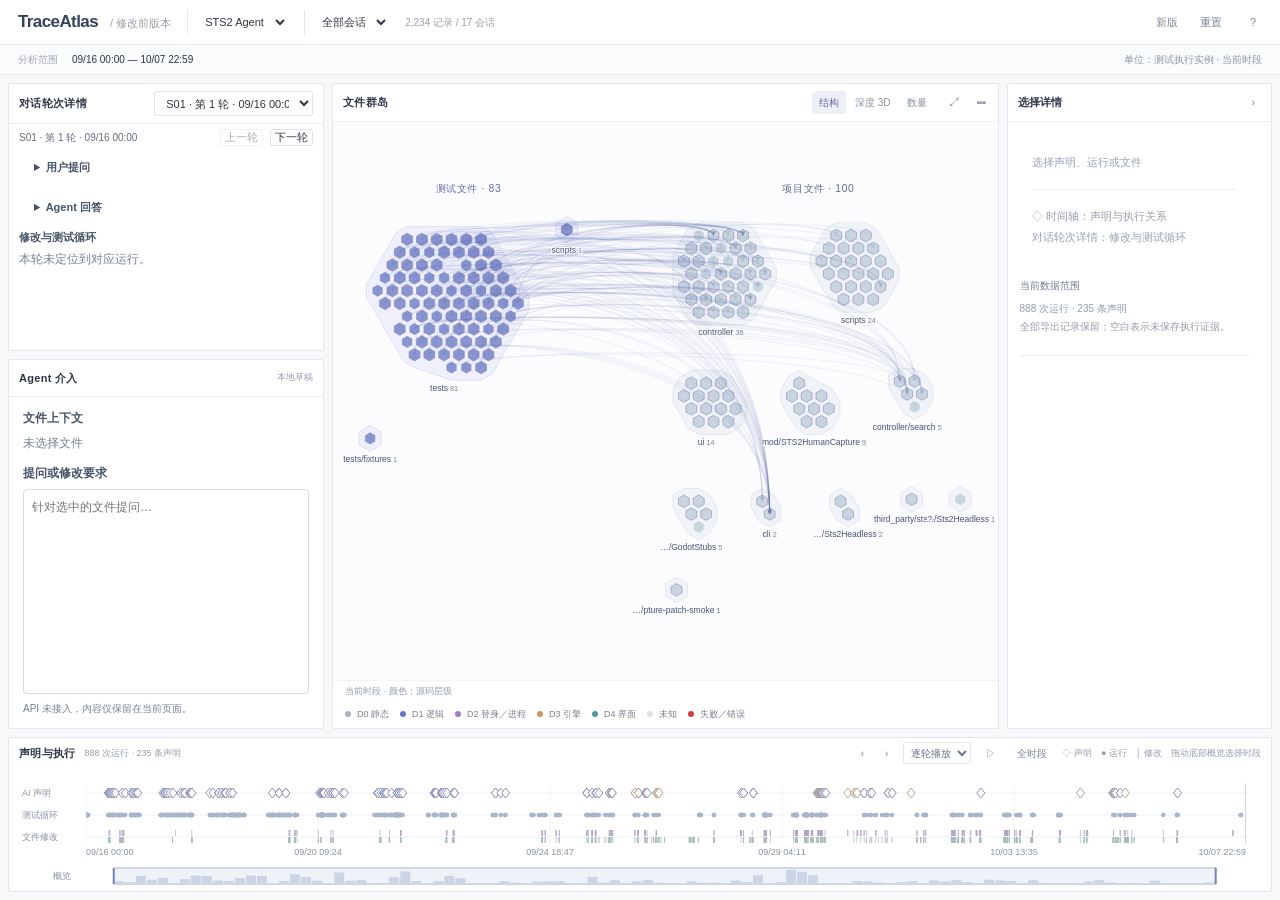
<file: TraceAtlas/index.html>
<!doctype html>
<html lang="zh-CN">
<head>
  <meta charset="utf-8"><meta name="viewport" content="width=device-width,initial-scale=1">
  <title>TraceAtlas · 修改前版本</title>
  <link rel="stylesheet" href="style.css"><link rel="stylesheet" href="redesign.css"><link rel="stylesheet" href="review-previous.css">
</head>
<body class="review-workspace">
  <header class="review-top"><a class="wordmark" href="index.html">TraceAtlas<span> / 修改前版本</span></a><select id="review-dataset" aria-label="数据集"><option value="sts2">STS2 Agent</option><option value="sszx">sszx_vs_zz</option></select><select id="review-session" aria-label="会话"></select><span id="data-counts"></span><div class="top-spacer"></div><a href="review.html" id="original-link">新版</a><button id="review-reset">重置</button><button id="review-help" aria-label="操作说明">?</button></header>
  <div class="review-context"><span class="context-label">分析范围</span><span id="scope-label">全部运行</span><span id="selection-label"></span><button id="clear-selection" hidden>清除选择 ×</button><span class="context-unit" id="unit-label"></span></div>
  <main class="research-grid">
    <section class="panel composition-panel"><div class="head"><h2>对话轮次详情</h2><select id="turn-choice" aria-label="查看对话轮次"></select></div><div id="turn-detail" class="turn-body"></div></section>
    <section class="panel evolution-panel"><div class="head"><h2>Agent 介入</h2><span>本地草稿</span></div><div class="agent-body"><label>文件上下文</label><div id="agent-context"></div><label for="agent-input">提问或修改要求</label><textarea id="agent-input" placeholder="针对选中的文件提问…"></textarea><small>API 未接入，内容仅保留在当前页面。</small></div></section>
    <section class="panel map-panel"><div class="head"><h2>文件群岛</h2><span id="map-caption"></span><div class="top-spacer"></div><div class="map-modes"><button data-map-mode="structure" aria-pressed="true">结构</button><button data-map-mode="depth" aria-pressed="false">深度 3D</button><button data-map-mode="count" aria-pressed="false">数量</button></div><button id="map-zoom" class="quiet" title="放大地图">⤢</button><details class="map-options"><summary aria-label="地图显示设置">⋯</summary><div><label><input id="show-refs" type="checkbox" checked>引用关系</label><label><input id="show-types" type="checkbox" checked>类型颜色</label><button id="map-fit">适配地图</button><button id="clear-file">取消文件选择</button></div></details></div><div class="plot-scroll map-scroll" id="file-map"></div><div id="map-metric-caption"></div><div id="map-profile" hidden></div><div class="foot" id="map-legend"></div></section>
    <section class="panel inspector-panel"><div class="head"><h2>选择详情</h2><span id="detail-kind"></span><button id="inspector-toggle" class="quiet" title="收起详情">›</button></div><div id="detail"></div></section>
    <section class="panel time-panel"><div class="head"><h2>声明与执行</h2><span id="timeline-range"></span><div class="top-spacer"></div><button id="time-previous" class="quiet" title="上一条声明">‹</button><button id="time-next" class="quiet" title="下一条声明">›</button><select id="play-mode" aria-label="播放模式" title="逐轮仅显示本轮，累积叠加此前各轮"><option value="turn">逐轮播放</option><option value="cumulative">累积播放</option></select><button id="map-play" class="quiet" title="播放／暂停" aria-label="开始播放" aria-pressed="false">▷</button><button id="time-all" class="quiet">全时段</button><span class="time-legend">◇ 声明　● 运行　│ 修改　拖动底部概览选择时段</span></div><div id="timeline"></div><div id="time-overview" tabindex="0" aria-label="拖动选择时间范围"></div></section>
  </main>
  <div id="chart-tooltip" class="chart-tooltip" hidden></div>
  <dialog id="review-guide"><div class="head"><h2>分析工作区</h2><button id="close-help">关闭</button></div><div class="guide-content"><p>底部拖动概览选择时段，点菱形查看 AI 声明，点运行选择一批执行记录。声明与运行的连接表示候选关系。</p><p>左上可用下拉菜单或「上一轮／下一轮」浏览同会话的全部对话（包括没有测试的轮次）。选择对话轮次后，地图汇总该轮全部运行，并显示截至本轮末的文件状态；点击循环可进一步查看单次运行。左下显示当前选中文件及提问草稿。</p><p>右下播放可切换「逐轮播放」与「累积播放」：前者只显示当前轮的运行；后者叠加所选时段起点至当前轮的运行。两者均按轮推进，包含无测试轮次。切换模式会暂停；再次点击播放继续，播到末轮后再次播放从头开始。相同测试重复运行会累加，不代表不同测试数量。</p><p>数量单位：实例 = 一次运行中的测试身份条目；同一身份重复运行重复计数。集合比较按测试名去重。源码或邻近版本推断不证明该实例通过；静态调用也不等于动态覆盖。</p><p>尚未定位身份的摘要数量单独列出。新版本保留所有可关联到当前项目轮次的声明，不要求声明先映射到地图。</p></div></dialog>
  <noscript>请启用 JavaScript。</noscript>
  <script src="dataset.js"></script><script src="dataset-sts2.js"></script><script src="pytest-depth-data.js"></script><script src="review-writes.js"></script><script src="review-dialogues.js"></script>
  <script src="model.js"></script><script src="test-evidence.js"></script><script src="atlas.js"></script><script src="map-3d.js"></script><script src="map-view.js"></script><script src="review-previous-data.js"></script><script src="review-previous-app.js"></script>
</body></html>
</file>
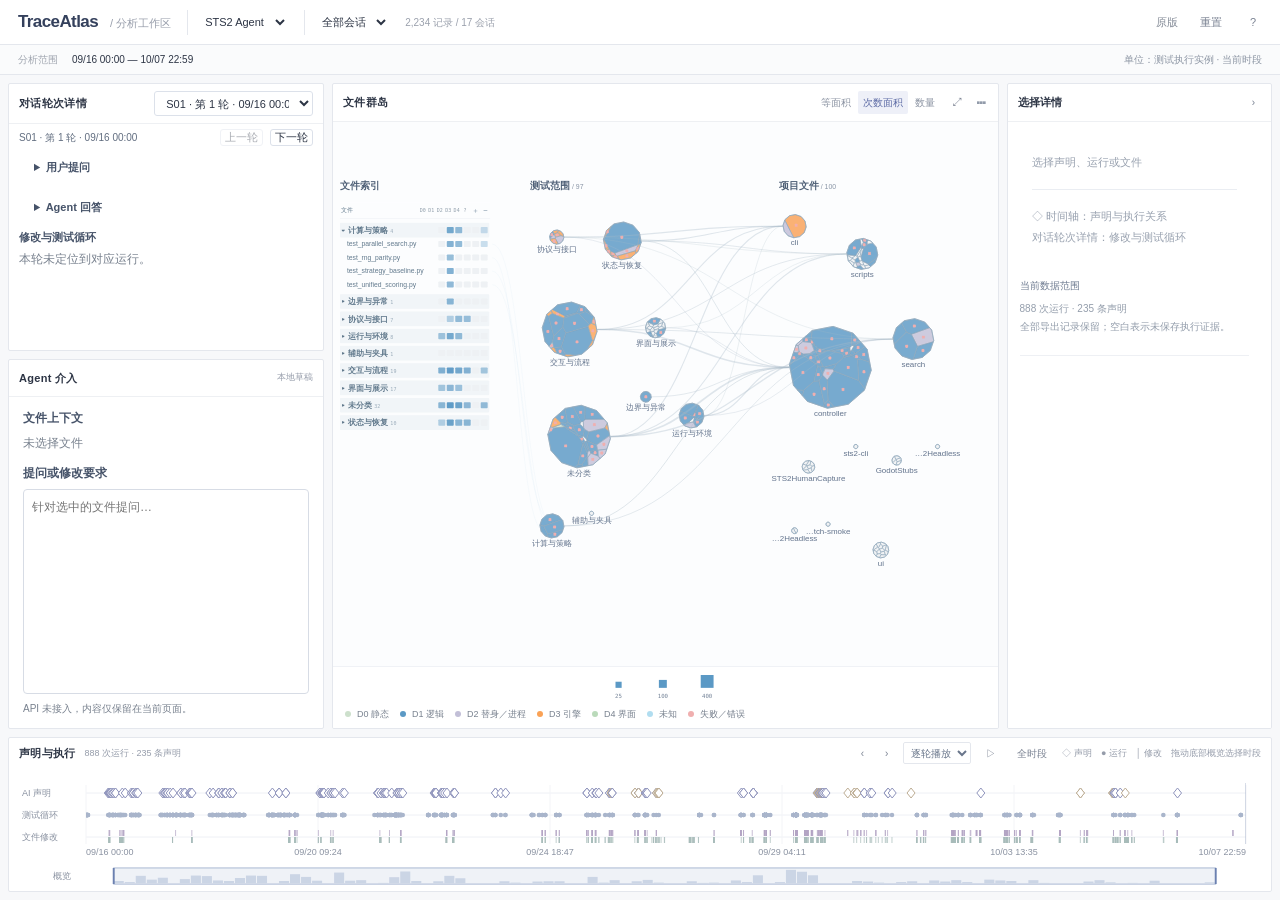
<file: TraceAtlas/review.html>
<!doctype html>
<html lang="zh-CN">
<head>
  <meta charset="utf-8"><meta name="viewport" content="width=device-width,initial-scale=1">
  <title>TraceAtlas · Analysis Workspace</title>
  <link rel="stylesheet" href="style.css"><link rel="stylesheet" href="redesign.css"><link rel="stylesheet" href="review.css">
</head>
<body class="review-workspace">
  <header class="review-top"><a class="wordmark" href="review.html">TraceAtlas<span> / 分析工作区</span></a><select id="review-dataset" aria-label="数据集"><option value="sts2">STS2 Agent</option><option value="sszx">sszx_vs_zz</option></select><select id="review-session" aria-label="会话"></select><span id="data-counts"></span><div class="top-spacer"></div><a href="index.html" id="original-link">原版</a><button id="review-reset">重置</button><button id="review-help" aria-label="操作说明">?</button></header>
  <div class="review-context"><span class="context-label">分析范围</span><span id="scope-label">全部运行</span><span id="selection-label"></span><button id="clear-selection" hidden>清除选择 ×</button><span class="context-unit" id="unit-label"></span></div>
  <main class="research-grid">
    <section class="panel composition-panel"><div class="head"><h2>对话轮次详情</h2><select id="turn-choice" aria-label="查看对话轮次"></select></div><div id="turn-detail" class="turn-body"></div></section>
    <section class="panel evolution-panel"><div class="head"><h2>Agent 介入</h2><span>本地草稿</span></div><div class="agent-body"><label>文件上下文</label><div id="agent-context"></div><label for="agent-input">提问或修改要求</label><textarea id="agent-input" placeholder="针对选中的文件提问…"></textarea><small>API 未接入，内容仅保留在当前页面。</small></div></section>
    <section class="panel map-panel"><div class="head"><h2>文件群岛</h2><span id="map-caption"></span><div class="top-spacer"></div><div class="map-modes"><button data-map-mode="structure" aria-pressed="false">等面积</button><button data-map-mode="size" aria-pressed="true">次数面积</button><button data-map-mode="count" aria-pressed="false">数量</button></div><button id="map-zoom" class="quiet" title="放大地图">⤢</button><details class="map-options"><summary aria-label="地图显示设置">⋯</summary><div><label><input id="show-refs" type="checkbox" checked>引用关系</label><label><input id="show-types" type="checkbox" checked>层级颜色</label><button id="map-fit">适配地图</button><button id="clear-file">取消文件选择</button></div></details></div><div class="plot-scroll map-scroll" id="file-map"></div><div id="map-size-key" class="map-size-key"></div><div id="map-metric-caption"></div><div id="map-profile" hidden></div><div class="foot" id="map-legend"></div></section>
    <section class="panel inspector-panel"><div class="head"><h2>选择详情</h2><span id="detail-kind"></span><button id="inspector-toggle" class="quiet" title="收起详情">›</button></div><div id="detail"></div></section>
    <section class="panel time-panel"><div class="head"><h2>声明与执行</h2><span id="timeline-range"></span><div class="top-spacer"></div><button id="time-previous" class="quiet" title="上一条声明">‹</button><button id="time-next" class="quiet" title="下一条声明">›</button><select id="play-mode" aria-label="播放模式" title="逐轮仅显示本轮，累积叠加此前各轮"><option value="turn">逐轮播放</option><option value="cumulative">累积播放</option></select><button id="map-play" class="quiet" title="播放／暂停" aria-label="开始播放" aria-pressed="false">▷</button><button id="time-all" class="quiet">全时段</button><span class="time-legend">◇ 声明　● 运行　│ 修改　拖动底部概览选择时段</span></div><div id="timeline"></div><div id="time-overview" tabindex="0" aria-label="拖动选择时间范围"></div></section>
  </main>
  <div id="chart-tooltip" class="chart-tooltip" hidden></div>
  <dialog id="review-guide"><div class="head"><h2>分析工作区</h2><button id="close-help">关闭</button></div><div class="guide-content"><p>底部拖动概览选择时段，点菱形查看 AI 声明，点运行选择一批执行记录。声明与运行的连接表示候选关系。</p><p>左上可用下拉菜单或「上一轮／下一轮」浏览同会话的全部对话（包括没有测试的轮次）。选择对话轮次后，地图汇总该轮全部运行，并显示截至本轮末的文件状态；点击循环可进一步查看单次运行。左下显示当前选中文件及提问草稿。</p><p>右下播放可切换「逐轮播放」与「累积播放」：前者只显示当前轮的运行；后者叠加所选时段起点至当前轮的运行。两者均按轮推进，包含无测试轮次。切换模式会暂停；再次点击播放继续，播到末轮后再次播放从头开始。相同测试重复运行会累加，不代表不同测试数量。</p><p>主图由地块本身编码信息：面积是“最小保留面积 + 当前关联条目次数 × 固定比例尺”，所有岛和轮次共用同一尺度；颜色表示条目最多的主导层级。灰色小地块表示没有已定位执行条目。区域面积包含最小保留部分，因此是带基础面积的近似数量编码，不是覆盖率。等面积模式便于检查结构；次数面积模式和数量模式按条目次数分配面积。</p><p>左侧按测试文件类别展开，每个文件单独一行；六列为该文件 D0–D4／未知的条目统计。点击类别箭头展开／收起，顶部＋／−展开／收起全部；列表独立滚动。点击文件定位地块并查看右侧证据。列表保留所有已收集测试文件，不在当前可见范围的文件在悬停中注明，地图不会提前显示其执行证据。</p><p>默认只显示岛间汇总线，点击汇总线查看文件对；点击文件显示其直接路径。已展开且在列表可视范围内的文件行通过细线连接地块。粉色叉标表示该文件记录了失败／错误，完整结果与层级构成在右侧查看。</p><p>地块使用面积约束的加权 Voronoi（幂图）求解，每轮以实际次数调整边界；求解不能满足误差阈值的组使用面积精确的凸多边形 treemap。岛中心保持固定，边界和单元质心随数量变化，不表示依赖跳数。几何结果会缓存供重复查看使用。</p><p>数量单位：实例 = 一次运行中的测试身份条目；同一身份重复运行重复计数。集合比较按测试名去重。源码或邻近版本推断不证明该实例通过；静态调用也不等于动态覆盖。</p><p>尚未定位身份的摘要数量单独列出。新版本保留所有可关联到当前项目轮次的声明，不要求声明先映射到地图。</p></div></dialog>
  <noscript>请启用 JavaScript。</noscript>
  <script src="dataset.js"></script><script src="dataset-sts2.js"></script><script src="pytest-depth-data.js"></script><script src="review-writes.js"></script><script src="review-dialogues.js"></script>
  <script src="model.js"></script><script src="test-evidence.js"></script><script src="atlas.js"></script><script src="review-map-model.js"></script><script src="review-map-terrain.js"></script><script src="review-area-layout.js"></script><script src="review-map-view.js"></script><script src="review-data.js"></script><script src="review-app.js"></script>
</body></html>
</file>
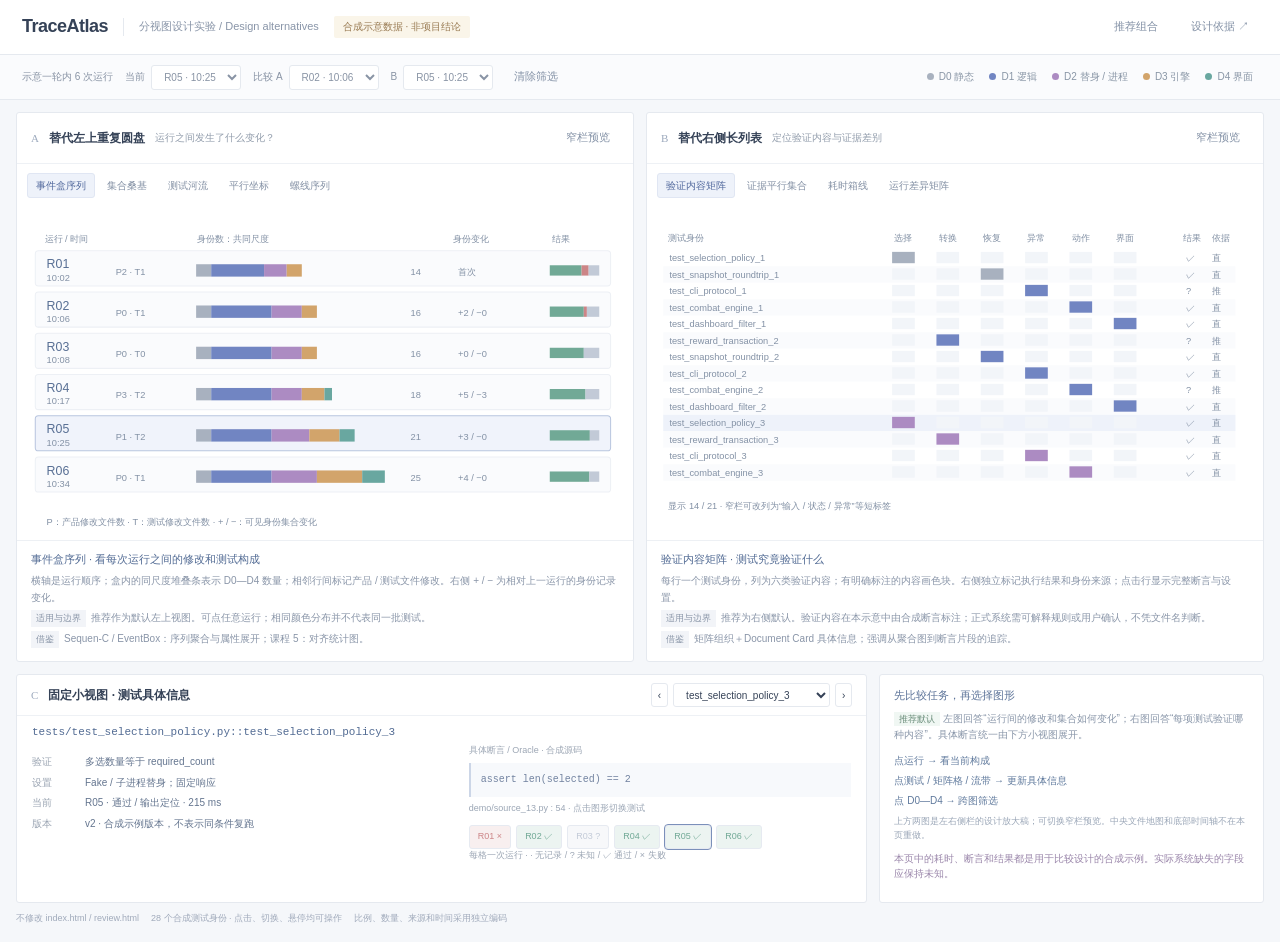
<file: TraceAtlas/subview-design-lab.html>
<!doctype html>
<html lang="zh-CN">
<head><meta charset="utf-8"><meta name="viewport" content="width=device-width,initial-scale=1"><title>TraceAtlas · 分视图设计实验</title>
<style>
:root{--ink:#354257;--muted:#8a94a3;--line:#e5e9ef;--accent:#6578ac;--bg:#f5f7fa;--d0:#a8b1bf;--d1:#7185c2;--d2:#ac8bc2;--d3:#d2a46b;--d4:#69a7a0;--unknown:#d5dae4;--pass:#71a996;--fail:#cc8587;--skip:#c9b887}*{box-sizing:border-box}body{margin:0;background:var(--bg);color:var(--ink);font:12px/1.55 "Segoe UI","Microsoft YaHei",sans-serif}button,select{font:inherit;color:inherit}button{cursor:pointer}button,select{background:white;border:1px solid var(--line);border-radius:3px;min-height:28px;padding:4px 8px}button:hover{background:#f0f3f9;border-color:#aab6ce}button:focus-visible,select:focus-visible,[role=button]:focus-visible{outline:2px solid #8ba0cb;outline-offset:2px}button[aria-pressed=true]{background:#edf1fa;color:#4a639b;border-color:#b8c5df}header{display:flex;align-items:center;gap:15px;padding:13px 22px;background:#fff;border-bottom:1px solid var(--line)}h1{font-size:18px;letter-spacing:-.5px;margin:0;font-weight:600}header .subtitle{color:#8995a8;font-size:11px;border-left:1px solid var(--line);padding-left:15px}.badge{color:#997b53;background:#faf5e9;padding:3px 9px;font-size:10px;border-radius:2px}.space{flex:1}.quiet{background:transparent;border-color:transparent;font-size:11px;color:#8290a5}.context{display:flex;align-items:center;gap:12px;padding:8px 22px;border-bottom:1px solid var(--line);background:#fafbfd;flex-wrap:wrap;font-size:10px;color:#8994a5}.context label{display:flex;align-items:center;gap:6px}.context select{min-height:25px;font-size:10px}.depth-keys{display:flex;align-items:center;gap:5px;margin-left:auto}.depth-key{border:0;min-height:22px;background:transparent;color:#8996a6;font-size:10px;padding:2px 5px}.depth-key i{display:inline-block;width:7px;height:7px;border-radius:50%;margin-right:5px}main{max-width:1800px;margin:auto;padding:12px 16px 16px}.lab-grid{display:grid;grid-template-columns:1fr 1fr;gap:12px}.panel{background:white;border:1px solid var(--line);border-radius:3px;min-width:0;overflow:hidden}.panel-head{display:flex;align-items:center;gap:10px;padding:11px 14px;border-bottom:1px solid #eef1f5}.panel-head h2{font-size:12px;margin:0;font-weight:600}.section-id{font:11px Georgia,serif;color:#9ca9bd}.section-sub{font-size:10px;color:#929dac}.tabs{display:flex;gap:3px;padding:9px 10px 7px;flex-wrap:wrap}.tabs button{font-size:10px;min-height:25px;padding:3px 8px;border-color:transparent;color:#8390a4}.tabs button[aria-pressed=true]{background:#eef2fa;color:#52699d;border-color:#e0e6f3}.chart{height:335px;padding:0 9px;position:relative}.chart svg{display:block;width:100%;height:100%;overflow:visible}.chart text{font:11px "Segoe UI","Microsoft YaHei",sans-serif;fill:#8391a5}.chart .strong{fill:#586f94;font-size:12px}.chart .tiny{font-size:9px}.chart .axis{stroke:#e9edf3;stroke-width:1}.chart .selected{stroke:#3e5e9f;stroke-width:2}.chart [data-run],.chart [data-test],.chart [data-depth]{cursor:pointer}.chart [data-run]:hover,.chart [data-test]:hover{filter:brightness(.94)}.description{min-height:91px;border-top:1px solid #edf0f4;padding:9px 14px 10px;font-size:10px;color:#8995a8;line-height:1.7}.description strong{font-size:11px;font-weight:500;color:#526b94}.description p{margin:3px 0}.note-tag{font-size:9px;display:inline-block;padding:1px 5px;background:#f2f4f8;margin-right:5px;color:#8a96a8}.bottom{display:grid;grid-template-columns:minmax(0,1.55fr) minmax(300px,.7fr);gap:12px;margin-top:12px}.test-card .panel-head{padding:8px 14px}.test-controls{display:flex;gap:5px;align-items:center;margin-left:auto}.test-controls select{max-width:290px;min-height:24px;font-size:10px}.test-controls button{min-height:24px;padding:2px 6px;font-size:10px}.test-body{padding:10px 15px}.test-title{font:11px Consolas,"Microsoft YaHei",monospace;color:#526b93;overflow-wrap:anywhere;margin-bottom:6px}.test-layout{display:grid;grid-template-columns:1.1fr 1fr;gap:16px}.facts{display:grid;grid-template-columns:45px 1fr;gap:5px 8px;font-size:10px}.facts dt{color:#9aa4b2}.facts dd{margin:0;color:#64758f;overflow-wrap:anywhere}.test-history{display:flex;gap:5px;align-items:center;margin-top:9px}.test-history .history-cell{border:1px solid #e6eaf1;min-width:40px;min-height:23px;display:grid;place-items:center;font-size:9px}.test-history .history-cell[aria-pressed=true]{outline:1px solid #7b90ba}.code{white-space:pre-wrap;background:#f7f9fc;border-left:2px solid #ccd6e7;padding:9px 10px;font:10px/1.6 Consolas,"Microsoft YaHei",monospace;color:#7283a0;margin:0}.source-row{font-size:9px;color:#9ba6b5;margin-top:5px;overflow-wrap:anywhere}.detail-caption{font-size:9px;color:#9ca6b4;margin-bottom:5px}.recommend{padding:12px 14px;font-size:10px;color:#8996a9}.recommend h3{font-size:11px;color:#5e759a;font-weight:500;margin:0 0 7px}.recommend p{margin:4px 0 8px}.recommend .flow{color:#607a9d;line-height:2}.recommended{color:#698c79;font-size:9px;background:#f0f7f3;padding:2px 5px}.tooltip{position:fixed;z-index:100;background:white;border:1px solid #d8e0ed;padding:7px 10px;box-shadow:0 2px 12px #24345115;font-size:10px;line-height:1.7;white-space:pre-line;color:#647a99;max-width:300px;pointer-events:none}[hidden]{display:none!important}dialog{width:min(920px,94vw);max-height:88vh;overflow:auto;border:1px solid #dbe2ed;border-radius:4px;color:#65738b;padding:0;box-shadow:0 8px 60px #273b5730}dialog::backdrop{background:#263b5e33}.dialog-head{display:flex;align-items:center;gap:10px;padding:14px 18px;border-bottom:1px solid var(--line);position:sticky;top:0;background:white}.dialog-head h2{font-size:14px;margin:0}.source-content{padding:12px 20px;font-size:11px}.source-content h3{font-size:12px;color:#4f6991;margin:15px 0 5px}.source-content p{margin:5px 0}.source-content a{color:#667eaa}.source-content table{width:100%;border-collapse:collapse;font-size:10px}.source-content td,.source-content th{text-align:left;border-bottom:1px solid #ebeff5;padding:7px;vertical-align:top}.source-content th{font-weight:500;color:#60769a}.footer{font-size:9px;color:#a0aabb;margin-top:9px;display:flex;gap:12px}.chart-title{display:flex;gap:10px;align-items:center;position:absolute;left:22px;right:20px;top:1px;font-size:10px;color:#a2acb8;pointer-events:none}.filter-indicator{color:#6b7fa7;margin-left:auto}svg .inferred{stroke-dasharray:3 2}.pilot{font-size:10px;color:#9a86aa}#composition-scale{font-size:10px;min-height:23px}.test-body details{font-size:10px;color:#8c99ac;margin-top:6px}.test-body summary{cursor:pointer}#history-caption{font-size:9px;color:#9ca6b4}.size-note{color:#9aa6b7;font-size:9px}#left-panel.compact .chart{max-width:380px;height:260px;margin:0 auto}#right-panel.compact .chart{max-width:350px;height:260px;margin:0 auto}
@media(min-height:1000px){.chart{height:390px}.description{min-height:95px}.test-body{padding:14px 15px}}@media(max-width:1050px){header{padding:10px 12px}.context{padding:7px 12px;gap:7px}.context .depth-keys{margin-left:0}main{padding:9px}.chart{height:300px}.test-layout{grid-template-columns:1fr}.bottom{grid-template-columns:1fr 300px}.test-controls select{max-width:175px}.section-sub{display:none}}@media(max-width:740px){.lab-grid,.bottom{grid-template-columns:1fr}.chart{height:300px}.depth-keys{flex-wrap:wrap}header .subtitle{display:none}.test-layout{grid-template-columns:1fr 1fr}.tabs{gap:1px}.context .space{display:none}}
</style></head>
<body><header><h1>TraceAtlas</h1><span class="subtitle">分视图设计实验 / Design alternatives</span><span class="badge">合成示意数据 · 非项目结论</span><div class="space"></div><button id="recommend-preset" class="quiet">推荐组合</button><button id="source-open" class="quiet">设计依据 ↗</button></header>
<div class="context"><span>示意一轮内 6 次运行</span><label>当前 <select id="run-select" aria-label="当前运行"></select></label><label>比较 A <select id="a-select" aria-label="对照运行 A"></select></label><label>B <select id="b-select" aria-label="对照运行 B"></select></label><button id="clear" class="quiet">清除筛选</button><span id="filter-status"></span><div class="depth-keys" id="keys"></div></div>
<main><div class="lab-grid">
<section class="panel" id="left-panel"><div class="panel-head"><span class="section-id">A</span><h2>替代左上重复圆盘</h2><span class="section-sub">运行之间发生了什么变化？</span><div class="space"></div><button id="left-size" class="quiet" title="按真实侧栏宽度预览">窄栏预览</button></div><nav class="tabs" id="left-tabs" aria-label="左上设计方案"></nav><div id="left-chart" class="chart"></div><div id="left-desc" class="description"></div></section>
<section class="panel" id="right-panel"><div class="panel-head"><span class="section-id">B</span><h2>替代右侧长列表</h2><span class="section-sub">定位验证内容与证据差别</span><div class="space"></div><button id="right-size" class="quiet" title="按真实详情栏宽度预览">窄栏预览</button></div><nav class="tabs" id="right-tabs" aria-label="右侧设计方案"></nav><div id="right-chart" class="chart"></div><div id="right-desc" class="description"></div></section>
</div>
<div class="bottom"><section class="panel test-card"><div class="panel-head"><span class="section-id">C</span><h2>固定小视图 · 测试具体信息</h2><div class="test-controls"><button id="prev-test" aria-label="上一个测试">‹</button><select id="test-select" aria-label="选择具体测试"></select><button id="next-test" aria-label="下一个测试">›</button></div></div><div class="test-body" id="test-detail"></div></section><aside class="panel"><div class="recommend"><h3>先比较任务，再选择图形</h3><p id="pair-reason"></p><div class="flow">点运行 → 看当前构成<br>点测试 / 矩阵格 / 流带 → 更新具体信息<br>点 D0—D4 → 跨图筛选</div><p class="size-note">上方两图是左右侧栏的设计放大稿；可切换窄栏预览。中央文件地图和底部时间轴不在本页重做。</p><p class="pilot">本页中的耗时、断言和结果都是用于比较设计的合成示例。实际系统缺失的字段应保持未知。</p></div></aside></div>
<div class="footer"><span>不修改 index.html / review.html</span><span>28 个合成测试身份 · 点击、切换、悬停均可操作</span><span>比例、数量、来源和时间采用独立编码</span></div>
</main><div id="tooltip" class="tooltip" hidden></div>
<dialog id="sources"><div class="dialog-head"><h2>设计依据、数据条件与迁移边界</h2><div class="space"></div><button id="source-close" class="quiet">关闭 ×</button></div><div class="source-content">
<h3>本地课程材料</h3><table><tr><th>来源</th><th>具体借鉴</th><th>不照搬的部分</th></tr><tr><td>ARTS1422 Data Visualization 5<br>PDF 59—61 页</td><td>箱线图及分布表达：中位数、四分位距、原始样本叠加。</td><td>只用于有足够数值样本的耗时；不对 D0—D4 直接求均值箱线。</td></tr><tr><td>Lecture 7<br>PDF 48、55—58、65 页</td><td>平行坐标、透明度、刷选、轴顺序与层次聚合。</td><td>本页只用 6 次运行的可读小集合；不把命令字符串或版本 hash 放成连续数轴。</td></tr><tr><td>Lecture 8<br>PDF 33、38、41 页</td><td>Document Card 的具体信息摘要；ThemeRiver / TextFlow 的时序构成。</td><td>主题演化不等于测试身份迁移。河流宽度表示数量，只有身份匹配后才能画身份流。</td></tr><tr><td>Lecture 8 PDF 24、32 页</td><td>课程确实出现螺线布局，但用于词云排布。</td><td>本页的运行螺线是自行设计的探索方案，不宣称该讲义提出螺线时间分析。无周期证据，不把角度解释为周期。</td></tr></table>
<h3>本地已有 VIS / TVCG 原文</h3><p><a href="https://virtual.ieeevis.org/year/2021/paper_v-full-1116.html" target="_blank" rel="noreferrer">Sequen-C（IEEE VIS 2021 / TVCG 2022）</a>：借鉴多尺度序列概览和逐级展开；本页不复现其聚类算法。</p><p><a href="https://arxiv.org/abs/2507.14685" target="_blank" rel="noreferrer">EventBox（VIS 2025 作者稿）</a>：原文第 4 页将容器、四分位线、点与直方图组合。本页借鉴“事件组与属性一起表达”，并用箱线＋样本点体现聚合与原始值联动；左上事件盒是任务化改编，不是原图复刻。</p><p><a href="https://doi.org/10.1109/TVCG.2024.3456510" target="_blank" rel="noreferrer">A Multi-Level Task Framework for Event Sequence Analysis（VIS 2024）</a>：先区分比较、定位、构成、关系任务，再选择图形。本页不以图形数量作为研究贡献。</p><h3>选择原则</h3><p>桑基 / 平行集合适合关系与集合组成；河流适合构成趋势；平行坐标适合跨指标筛选；箱线适合分布；矩阵适合精确追踪；螺线仅作为紧凑顺序的候选。它们是可替换方案，不建议全部塞进正式界面。</p><h3>合成数据说明</h3><p>示例固定 28 个身份、6 次运行，每个运行有独立的测试集合、结果与耗时样本。耗时单位 ms。来源类别为输出定位／源码推断／邻近版本。推断样本的结果统一为未知；没有执行身份记录不写成“已删除”。重复执行不视为新增身份。箱线图为 Tukey 1.5×IQR，点保留样本；无样本时保持空白。</p></div></dialog>
<script>
(function(){'use strict';
const $=id=>document.getElementById(id),E=s=>String(s).replace(/[&<>"']/g,c=>({'&':'&amp;','<':'&lt;','>':'&gt;','"':'&quot;',"'":'&#39;'}[c]));
const C=['#a8b1bf','#7185c2','#ac8bc2','#d2a46b','#69a7a0','#d5dae4'],DN=['D0 静态','D1 逻辑','D2 替身 / 进程','D3 引擎','D4 界面','深度未知'],SN={pass:'通过',fail:'失败',skip:'跳过',unknown:'结果未知'},SC={pass:'#71a996',fail:'#cc8587',skip:'#c9b887',unknown:'#c2cad7'},BN=['输出定位','源码推断','邻近版本'];
const themes=[['selection_policy','选择规则','多选数量等于 required_count','固定手牌：3 张可选卡；required_count=2','assert len(selected) == 2','选择数量'],['reward_transaction','奖励事务','领取后奖励状态与预期一致','奖励场景；验证事务返回状态','assert result.completed is True','状态转换'],['snapshot_roundtrip','快照恢复','导出再恢复保持关键状态','包含 HP、金币与 RNG 的快照','assert restored == expected_state','状态恢复'],['cli_protocol','通信协议','未知指令返回结构化错误','子进程替身；输入无效 action','assert reply["error"] == "unknown_action"','异常处理'],['combat_engine','战斗引擎','动作执行后敌方 HP 减少','真实无头引擎接口；固定战斗快照','assert after.enemy_hp < before.enemy_hp','真实动作'],['dashboard_filter','界面筛选','界面切换后只显示匹配记录','开发仪表盘浏览器；不是游戏客户端','expect(rows).to_have_count(3)','界面呈现']];
const tests=Array.from({length:28},(_,i)=>{const q=themes[i%6],level=i<3?0:i<12?1:i<19?2:i<25?3:4;return{id:i,name:'test_'+q[0]+'_'+(Math.floor(i/6)+1),file:'tests/test_'+q[0]+'.py',level,subject:q[1],goal:q[2],setup:level===0?'读取待检源码文本；不启动产品':level===1?'本地函数与固定输入；不启动引擎':level===2?'Fake / 子进程替身；固定响应':level===3?'真实无头引擎接口；固定战斗快照':'浏览器开发仪表盘；不是游戏客户端',assertion:level===0?'assert expected_token in source_text':q[4],behavior:i%6,version:'v'+(1+Math.floor(i/10)),source:'demo/source_'+String(i+1).padStart(2,'0')+'.py',line:18+i*3};});
const sets=[[0,1,3,4,5,6,7,8,9,12,13,14,19,20],[0,1,3,4,5,6,7,8,9,10,12,13,14,15,19,20],[0,1,3,4,5,6,7,8,9,10,12,13,14,15,19,20],[0,2,3,4,5,7,8,9,10,11,12,13,15,16,19,20,21,25],[0,2,3,4,5,7,8,9,10,11,12,13,15,16,17,19,20,21,22,25,26],[0,2,3,4,5,7,8,9,10,11,12,13,15,16,17,18,19,20,21,22,23,24,25,26,27]];
const runs=sets.map((ids,r)=>({id:r,label:'R'+String(r+1).padStart(2,'0'),at:['10:02','10:06','10:08','10:17','10:25','10:34'][r],edits:[{p:2,t:1},{p:0,t:1},{p:0,t:0},{p:3,t:2},{p:1,t:2},{p:0,t:1}][r],items:ids.map(i=>{const basis=(i+r)%11===0?2:(i+r)%7===0?1:0;return{test:tests[i],basis,result:basis?'unknown':(i===19&&r<3)||(i===12&&r===0)?'fail':i===25&&r===3?'skip':'pass',duration:(i===1&&r===2)?null:Math.round(16+(i%5)*9+tests[i].level*85+(r%3)*11+(i===20&&r===4?380:0))};})}));
const s={left:'event',right:'content',run:4,a:1,b:4,test:12,depth:null};
const LEFT=[['event','事件盒序列'],['sankey','集合桑基'],['river','测试河流'],['parallel','平行坐标'],['spiral','螺线序列']];
const RIGHT=[['content','验证内容矩阵'],['evidence','证据平行集合'],['box','耗时箱线'],['delta','运行差异矩阵']];
const specs={event:['事件盒序列 · 看每次运行之间的修改和测试构成','横轴是运行顺序；盒内的同尺度堆叠条表示 D0—D4 数量；相邻行间标记产品 / 测试文件修改。右侧 + / − 为相对上一运行的身份记录变化。','推荐作为默认左上视图。可点任意运行；相同颜色分布并不代表同一批测试。','Sequen-C / EventBox：序列聚合与属性展开；课程 5：对齐统计图。'],sankey:['集合桑基 · 看 A 与 B 的身份保留及层级变化','每条带对应同一个测试身份；宽度为身份数。两端包含“本次无记录”类别，使并集守恒。A / B 由顶部选择。','适合点选两次运行后展开；“仅 A 有记录”不等于测试被删除，带的连续性也不证明执行因果。','类别流与集合守恒的任务化改编；不将源码引用对当成测试身份流。'],river:['测试河流 · 看构成规模的演变','横轴为运行顺序（非等间隔真实时间），各层厚度表示该运行中对应层级的身份数；边界按相邻运行连接。点运行切片切换详情。','适合较长轮次的概览。中心线漂移使精确比较困难；不用于解释某个测试移入另一层。','Lecture 8 PDF 38 页 ThemeRiver、41 页 TextFlow：构成随序列变化。'],parallel:['平行坐标 · 比较多个运行指标','一条线是一批运行；各轴分别表示身份数、不同测试文件数、D3+ 身份数、未知结果数和修改文件数。每轴标原始单位与范围。','适合找多指标组合；点击线定位运行。轴间交叉不是因果，版本 hash 不作为连续数值。','Lecture 7 PDF 48、55—58、65 页：平行坐标、刷选、轴顺序和层次聚合。'],spiral:['螺线序列 · 紧凑呈现运行顺序','按内→外顺序排列六次运行，圆点面积表示身份数，旁边短条表示可确认结果。单次运行可点选。','探索方案。无周期语义，跨圈距离不是间隔时间；狭窄侧栏通常不如线性序列易读。','独立适配方案；Lecture 8 的 spiral 是词云排布，不是本页时间编码的来源。'],content:['验证内容矩阵 · 测试究竟验证什么','每行一个测试身份，列为六类验证内容；有明确标注的内容画色块。右侧独立标记执行结果和身份来源；点击行显示完整断言与设置。','推荐为右侧默认。验证内容在本示意中由合成断言标注；正式系统需可解释规则或用户确认，不凭文件名判断。','矩阵组织＋Document Card 具体信息；强调从聚合图到断言片段的追踪。'],evidence:['证据平行集合 · 看身份来源与深度和结果如何组合','从左到右是身份依据、深度、结果。每个合成实例占相同带宽，颜色保持深度；不同路径的粗细由数量决定。','按类别关系组织而非流程。源码推断和邻近版本记录显示结果未知；整条带可点到具体测试。','平行集合 / 桑基布局；与课程平行坐标区分：本图所有轴均为类别。'],box:['箱线＋原始点 · 看耗时分布及离散样本','按深度分组；纵轴为 ms。箱体为 Q1—Q3，中线为中位数，须为 1.5×IQR 范围内最远样本，点展示原始值。','耗时不同不证明测试质量不同。n<4 时仅画点；缺失耗时不画 0。点击样本查看测试。','Lecture 5 PDF 59—61 页；EventBox 第 4 页：四分位、点与聚合联合。'],delta:['两次运行差异矩阵 · 保留相同身份逐项对照','以身份并集为行，A / B 显示结果，后面分别显示深度和耗时。空格表示该运行没有身份记录。','把身份变化、结果变化、设置变化分开。相同身份也可能换源码版本；本图不判定“修好”或“删除”。','对齐与多属性比较；延续事件序列任务框架中的 compare / inspect。']};
function items(run=s.run){return runs[run].items.filter(x=>s.depth==null||x.test.level===s.depth)}
function SVG(w,h,body){return '<svg viewBox="0 0 '+w+' '+h+'" role="group">'+body+'</svg>'}
function text(x,y,t,cls='',anchor='start'){return '<text x="'+x+'" y="'+y+'" class="'+cls+'" text-anchor="'+anchor+'">'+E(t)+'</text>'}
function runAttr(r){return ' data-run="'+r+'" role="button" tabindex="0"'}
function testAttr(i){return ' data-test="'+i+'" role="button" tabindex="0"'}
function title(t){return '<title>'+E(t)+'</title>'}
function curve(a,b){const dx=b[0]-a[0];return'M'+a+' C'+[a[0]+dx*.45,a[1],b[0]-dx*.45,b[1],...b].join(',')}
function countDepth(arr){return C.map((_,d)=>arr.filter(x=>x.test.level===d).length)}
function selectableRun(r,body){return '<g'+runAttr(r)+'>'+body+'</g>'}
function selectableTest(i,body){return '<g'+testAttr(i)+'>'+body+'</g>'}
function eventChart(){let v=text(18,23,'运行 / 时间','tiny')+text(166,23,'身份数：共同尺度','tiny')+text(414,23,'身份变化','tiny')+text(510,23,'结果','tiny');const scale=205/28;
for(let r=0;r<6;r++){const y=51+r*40,arr=items(r),n=countDepth(arr),prev=new Set((r?runs[r-1].items:[]).map(x=>x.test.id)),now=new Set(runs[r].items.map(x=>x.test.id)),add=[...now].filter(i=>!prev.has(i)).length,drop=[...prev].filter(i=>!now.has(i)).length;
let row='<rect x="9" y="'+(y-19)+'" width="558" height="34" rx="3" fill="'+(r===s.run?'#f0f3fb':'#fafbfd')+'" stroke="'+(r===s.run?'#b9c6df':'#edf0f5')+'"/>'+text(20,y-2,runs[r].label,'strong')+text(20,y+10,runs[r].at,'tiny')+text(87,y+4,'P'+runs[r].edits.p+' · T'+runs[r].edits.t,'tiny');let x=165;
n.forEach((num,d)=>{row+='<rect x="'+x+'" y="'+(y-6)+'" width="'+num*scale+'" height="12" fill="'+C[d]+'"/>';x+=num*scale});row+=text(383,y+4,arr.length,'tiny','end')+text(419,y+4,r?'+'+add+' / −'+drop:'首次','tiny');let rx=508;for(const st of ['pass','fail','skip','unknown']){const num=arr.filter(i=>i.result===st).length;row+='<rect x="'+rx+'" y="'+(y-5)+'" width="'+(arr.length?48*num/arr.length:0)+'" height="10" fill="'+SC[st]+'"/>';rx+=arr.length?48*num/arr.length:0;}v+=selectableRun(r,row+title(runs[r].label+' · '+arr.length+' 个身份\n修改：产品 '+runs[r].edits.p+' / 测试 '+runs[r].edits.t));}
return SVG(580,300,v+text(20,298,'P：产品修改文件数 · T：测试修改文件数 · + / −：可见身份集合变化','tiny'));}
function sankeyChart(){const A=items(s.a),B=items(s.b),mapA=new Map(A.map(i=>[i.test.id,i])),mapB=new Map(B.map(i=>[i.test.id,i])),union=[...new Set([...mapA.keys(),...mapB.keys()])];const categories=[0,1,2,3,4,5],nodes=[mapA,mapB].map(map=>categories.map(d=>union.filter(i=>(map.get(i)?.test.level??5)===d)));const scale=Math.min(6,175/Math.max(1,union.length));const positions=[[],[]];let v=text(55,22,runs[s.a].label+' · '+A.length+' 个身份','strong')+text(380,22,runs[s.b].label+' · '+B.length+' 个身份','strong');
for(let side=0;side<2;side++){let y=47;nodes[side].forEach((ids,d)=>{if(!ids.length)return;positions[side][d]={y,ids};const x=side?400:125;v+='<rect x="'+x+'" y="'+y+'" width="8" height="'+ids.length*scale+'" fill="'+C[d]+'"/>'+text(side?419:113,y+ids.length*scale/2+3,d===5?(side?'本次无记录':'仅 B 有记录'):DN[d], 'tiny',side?'start':'end');y+=ids.length*scale+13;});}
const offsets=[Array(6).fill(0),Array(6).fill(0)];for(const i of union){const a=mapA.get(i),b=mapB.get(i),da=a?.test.level??5,db=b?.test.level??5,y=positions[0][da].y+(offsets[0][da]+++.5)*scale,yy=positions[1][db].y+(offsets[1][db]+++.5)*scale;v+='<path'+testAttr(i)+' d="'+curve([133,y],[400,yy])+'" fill="none" stroke="'+C[da===5?db:da]+'" opacity="'+(i===s.test?.95:.36)+'" stroke-width="'+(scale-.6)+'">'+title(tests[i].name+'\n'+(a?'A 有记录':'A 无记录')+' → '+(b?'B 有记录':'B 无记录'))+'</path>';}
return SVG(580,300,v+text(55,286,'身份并集 '+union.length+' · 相同身份连线 · 不是测试执行流程','tiny'));}
function riverChart(){const counts=runs.map((r,i)=>countDepth(items(i))),max=Math.max(1,...counts.map(x=>x.reduce((a,b)=>a+b,0))),scale=154/max,ys=counts.map(row=>{let y=151-row.reduce((a,b)=>a+b,0)*scale/2;return row.map(n=>{const a=y;y+=n*scale;return[a,y]})});let v='';for(let d=0;d<5;d++){const top=ys.map((row,r)=>[65+r*88,row[d][0]]),bottom=ys.map((row,r)=>[65+r*88,row[d][1]]).reverse();v+='<path data-depth="'+d+'" role="button" tabindex="0" d="M'+top.map(p=>p.join(',')).join(' L')+' L'+bottom.map(p=>p.join(',')).join(' L')+'Z" fill="'+C[d]+'" opacity=".83">'+title(DN[d]+' · 点击筛选深度')+'</path>';}
for(let r=0;r<6;r++){const x=65+r*88,tot=counts[r].reduce((a,b)=>a+b,0);v+=selectableRun(r,'<rect x="'+(x-15)+'" y="42" width="30" height="199" fill="transparent"/>'+text(x,258,runs[r].label,r===s.run?'strong':'','middle')+text(x,37,tot+'','tiny','middle')+(r===s.run?'<path d="M'+x+' 46V238" stroke="#425f98" stroke-dasharray="3 3"/>':''));}
return SVG(580,300,v+text(65,288,'纵向厚度 = 身份数 · 横轴 = 运行顺序 · 不推断身份迁移','tiny'));}
function parallelChart(){const values=runs.map((r,i)=>{const arr=items(i);return[arr.length,new Set(arr.map(x=>x.test.file)).size,arr.filter(x=>x.test.level>=3).length,arr.filter(x=>x.result==='unknown').length,r.edits.p+r.edits.t]});const maxima=[28,6,10,8,5],labels=['身份数','测试文件数','D3+ 数','未知结果数','修改文件数'];let v='';for(let d=0;d<5;d++){const x=60+d*113;v+='<path class="axis" d="M'+x+' 55V240"/>'+text(x,27,labels[d],'tiny','middle')+text(x,48,maxima[d]+'','tiny','middle')+text(x,255,'0','tiny','middle');}
for(let r=0;r<6;r++){const ps=values[r].map((val,d)=>[60+d*113,240-val/maxima[d]*185]);v+='<g'+runAttr(r)+'>'+title(runs[r].label+' · '+values[r].join(' / '))+'<path d="M'+ps.map(p=>p.join(',')).join(' L')+'" fill="none" stroke="'+(r===s.run?'#586fa6':'#bec8d9')+'" stroke-width="'+(r===s.run?2.5:1.5)+'" opacity="'+(r===s.run?1:.65)+'"/>'+ps.map(p=>'<circle cx="'+p[0]+'" cy="'+p[1]+'" r="'+(r===s.run?3:2)+'" fill="'+(r===s.run?'#586fa6':'#acbcd2')+'"/>').join('')+text(ps[4][0]+9,ps[4][1]+3,runs[r].label,'tiny')+'</g>';}
return SVG(580,300,v+text(60,287,'每轴独立单位与尺度 · 线 = 一次运行 · 点击折线选择','tiny'));}
function spiralChart(){let v='';const center=[282,155],path=[];for(let k=0;k<=180;k++){const t=k/180*3.1*Math.PI,rad=20+t*11;path.push([center[0]+rad*Math.cos(t),center[1]+rad*Math.sin(t)*.75]);}v+='<path d="M'+path.map(p=>p.join(',')).join(' L')+'" fill="none" stroke="#e2e7f0" stroke-width="1.5"/>';for(let r=0;r<6;r++){const t=r/5*3.1*Math.PI,rad=20+t*11,x=center[0]+rad*Math.cos(t),y=center[1]+rad*Math.sin(t)*.75,arr=items(r),rr=Math.sqrt(arr.length)*2.1;v+=selectableRun(r,'<circle cx="'+x+'" cy="'+y+'" r="'+rr+'" fill="'+(r===s.run?'#8295c2':'#cbd5e6')+'" stroke="'+(r===s.run?'#506b9f':'#fff')+'" stroke-width="1.5"/>'+text(x,y+3,arr.length+'','tiny','middle')+text(x,y-rr-7,runs[r].label,'tiny','middle')+title(runs[r].label+' · '+arr.length+' 个身份'));}return SVG(580,300,v+text(22,279,'内 → 外：运行顺序 · 面积：身份数 · 无周期假设','tiny'));}
function contentChart(){const arr=items(),shown=arr.slice(0,14);const focused=arr.find(x=>x.test.id===s.test);if(focused&&!shown.includes(focused)&&shown.length)shown[shown.length-1]=focused;const cols=['选择','转换','恢复','异常','动作','界面'];let v=text(12,22,'测试身份','tiny')+text(511,22,'结果','tiny')+text(539,22,'依据','tiny');cols.forEach((c,i)=>v+=text(240+i*43,22,c,'tiny','middle'));for(let r=0;r<shown.length;r++){const item=shown[r],t=item.test,y=42+r*16;v+='<rect x="7" y="'+(y-11)+'" width="555" height="16" fill="'+(s.test===t.id?'#eef2fa':r%2?'#fafbfd':'#fff')+'"/>';let row=text(13,y,shortName(t.name,30),'tiny');for(let j=0;j<6;j++)row+='<rect x="'+(229+j*43)+'" y="'+(y-9)+'" width="22" height="11" fill="'+(t.behavior===j?C[t.level]:'#f2f5f9')+'"/>';row+=text(514,y,item.result==='pass'?'✓':item.result==='fail'?'×':item.result==='skip'?'–':'?','tiny')+text(539,y,item.basis?'推':'直','tiny')+title(t.name+'\n验证：'+t.goal+'\n点击查看断言和设置');v+=selectableTest(t.id,row);}v+=text(12,282,'显示 '+shown.length+' / '+arr.length+' · 窄栏可改列为“输入 / 状态 / 异常”等短标签','tiny');return SVG(580,300,v);}
function shortName(x,n){return x.length>n?x.slice(0,n-1)+'…':x}
function evidenceChart(){const arr=items(),stages=[{labels:BN,get:i=>i.basis},{labels:DN.slice(0,5),get:i=>i.test.level},{labels:['通过','失败','跳过','结果未知'],get:i=>['pass','fail','skip','unknown'].indexOf(i.result)}],scale=Math.min(6,174/Math.max(1,arr.length)),layouts=stages.map(stage=>{let y=49;return stage.labels.map((name,index)=>{const set=arr.filter(i=>stage.get(i)===index),node={name,index,y,items:set};y+=set.length?set.length*scale+12:0;return node})});let v='';stages.forEach((stage,k)=>{const x=[65,271,471][k];v+=text(x+5,22,['身份依据','源码深度','逐项结果'][k],'strong');for(const node of layouts[k])if(node.items.length)v+='<rect x="'+x+'" y="'+node.y+'" width="8" height="'+node.items.length*scale+'" fill="'+(k===1?C[node.index]:'#c1cbdc')+'"/>'+text(k===2?x+15:x-7,node.y+node.items.length*scale/2+3,node.name,'tiny',k===2?'start':'end');});
for(const item of arr){const points=layouts.map((stage,k)=>{const node=stage[stages[k].get(item)];return [[73,279,471][k],node.y+(node.items.indexOf(item)+.5)*scale]});for(let k=0;k<2;k++)v+='<path'+testAttr(item.test.id)+' d="'+curve(points[k],points[k+1])+'" stroke="'+C[item.test.level]+'" stroke-width="'+(scale-.6)+'" opacity="'+(item.test.id===s.test?.95:.40)+'" fill="none">'+title(item.test.name+'\n'+BN[item.basis]+' · '+SN[item.result])+'</path>';}
return SVG(580,300,v+text(24,286,'同一实例的类别关系 · 带宽 = 数量 · 源码推断保持结果未知','tiny'));}
function quantile(arr,p){const pos=(arr.length-1)*p,base=Math.floor(pos),rest=pos-base;return arr[base]+((arr[base+1]??arr[base])-arr[base])*rest}
function boxChart(){const arr=items().filter(i=>i.duration!=null),max=700,y=value=>245-value/max*197;let v=text(12,21,'ms · Tukey 1.5 × IQR','tiny');for(const n of [0,200,400,600])v+='<path class="axis" d="M45 '+y(n)+'H553"/>'+text(35,y(n)+4,n+'','tiny','end');for(let d=0;d<5;d++){const values=arr.filter(i=>i.test.level===d).sort((a,b)=>a.duration-b.duration),x=102+d*98,nums=values.map(i=>i.duration);v+=text(x,268,'D'+d,'','middle')+text(x,285,'n='+nums.length,'tiny','middle');if(nums.length>=4){const q1=quantile(nums,.25),q2=quantile(nums,.5),q3=quantile(nums,.75),iqr=q3-q1,low=nums.find(v=>v>=q1-1.5*iqr),high=nums.findLast(v=>v<=q3+1.5*iqr);v+='<path d="M'+x+' '+y(low)+'V'+y(high)+'M'+(x-10)+' '+y(low)+'h20M'+(x-10)+' '+y(high)+'h20" stroke="'+C[d]+'" fill="none"/><rect x="'+(x-19)+'" y="'+y(q3)+'" width="38" height="'+(y(q1)-y(q3))+'" fill="'+C[d]+'33" stroke="'+C[d]+'"/><path d="M'+(x-19)+' '+y(q2)+'h38" stroke="#627797" stroke-width="1.5"/>';}
values.forEach((item,i)=>{v+='<circle'+testAttr(item.test.id)+' cx="'+(x+((i*13)%23-11))+'" cy="'+y(item.duration)+'" r="'+(item.test.id===s.test?4.5:3)+'" fill="'+C[d]+'" stroke="'+(item.test.id===s.test?'#344f81':'white')+'" stroke-width="1">'+title(item.test.name+'\n'+item.duration+' ms · '+SN[item.result])+'</circle>'});}
return SVG(580,300,v+text(45,39,'当前 '+runs[s.run].label+' · 缺失 '+items().filter(i=>i.duration==null).length+' 项 · n<4 仅显示点','tiny'));}
function deltaChart(){const A=new Map(items(s.a).map(i=>[i.test.id,i])),B=new Map(items(s.b).map(i=>[i.test.id,i])),ids=[...new Set([...A.keys(),...B.keys()])],ordered=ids.sort((a,b)=>Number(A.has(a)&&B.has(a))-Number(A.has(b)&&B.has(b))||a-b).slice(0,14);let v=text(12,21,'相同身份对齐 · '+runs[s.a].label+' / '+runs[s.b].label,'tiny')+text(282,21,'A结果','tiny')+text(334,21,'B结果','tiny')+text(395,21,'层级 A/B','tiny')+text(488,21,'耗时变化','tiny');for(let r=0;r<ordered.length;r++){const i=ordered[r],a=A.get(i),b=B.get(i),t=tests[i],y=45+r*16;let row='<rect x="7" y="'+(y-11)+'" width="555" height="16" fill="'+(i===s.test?'#edf2fa':r%2?'#fafbfd':'white')+'"/>'+text(12,y,shortName(t.name,36),'tiny');[a,b].forEach((item,k)=>{row+='<rect x="'+(286+k*54)+'" y="'+(y-9)+'" width="20" height="11" fill="'+(item?SC[item.result]:'#fff')+'" stroke="#e1e7f0"/>'});row+=text(405,y,(a?'D'+a.test.level:'–')+' / '+(b?'D'+b.test.level:'–'),'tiny')+text(493,y,a?.duration!=null&&b?.duration!=null?(b.duration-a.duration>=0?'+':'')+(b.duration-a.duration)+' ms':'缺少对照','tiny');v+=selectableTest(i,row+title(t.name+'\n'+(a?SN[a.result]:'A 无记录')+' → '+(b?SN[b.result]:'B 无记录')));}return SVG(580,300,v+text(12,285,'先列仅一侧可见身份 · 显示 '+ordered.length+' / '+ids.length+' · 空格 ≠ 已删除','tiny'));}
const draws={event:eventChart,sankey:sankeyChart,river:riverChart,parallel:parallelChart,spiral:spiralChart,content:contentChart,evidence:evidenceChart,box:boxChart,delta:deltaChart};
function describe(id){const sp=specs[id];return'<strong>'+sp[0]+'</strong><p>'+sp[1]+'</p><p><span class="note-tag">适用与边界</span>'+sp[2]+'</p><p><span class="note-tag">借鉴</span>'+sp[3]+'</p>'}
function detail(){const t=tests[s.test],item=runs[s.run].items.find(i=>i.test.id===t.id);let v='<div class="test-title">'+E(t.file+'::'+t.name)+'</div><div class="test-layout"><div><dl class="facts"><dt>验证</dt><dd>'+E(t.goal)+'</dd><dt>设置</dt><dd>'+E(t.setup)+'</dd><dt>当前</dt><dd>'+runs[s.run].label+' · '+(item?SN[item.result]+' / '+BN[item.basis]:'没有该身份的执行记录')+' · '+(item?.duration!=null?item.duration+' ms':'耗时缺失')+'</dd><dt>版本</dt><dd>'+t.version+' · 合成示例版本，不表示同条件复跑</dd></dl></div><div><div class="detail-caption">具体断言 / Oracle · 合成源码</div><pre class="code">'+E(t.assertion)+'</pre><div class="source-row">'+E(t.source)+' : '+t.line+' · 点击图形切换测试</div><div class="test-history">';for(let r=0;r<6;r++){const x=runs[r].items.find(x=>x.test.id===t.id);v+='<button class="history-cell" data-detail-run="'+r+'" aria-pressed="'+(r===s.run)+'" style="background:'+(x?SC[x.result]+'22':'#fff')+';color:'+(x?SC[x.result]:'#b4becd')+'" title="'+(x?SN[x.result]:'无执行证据')+'">R0'+(r+1)+' '+(x?x.result==='pass'?'✓':x.result==='fail'?'×':x.result==='skip'?'–':'?':'·')+'</button>';}v+='</div><div id="history-caption">每格一次运行 · · 无记录 / ? 未知 / ✓ 通过 / × 失败</div></div></div>';$('test-detail').innerHTML=v;$('test-select').value=s.test;$('test-detail').querySelectorAll('[data-detail-run]').forEach(el=>el.onclick=()=>{s.run=Number(el.dataset.detailRun);render()});}
function render(){for(const [side,list]of[['left',LEFT],['right',RIGHT]]){$(side+'-tabs').innerHTML=list.map(([id,name])=>'<button data-mode="'+id+'" aria-pressed="'+(s[side]===id)+'">'+name+'</button>').join('');$(side+'-tabs').querySelectorAll('button').forEach(el=>el.onclick=()=>{s[side]=el.dataset.mode;render()});$(side+'-chart').innerHTML=draws[s[side]]();$(side+'-desc').innerHTML=describe(s[side]);}
for(const host of[$('left-chart'),$('right-chart')]){host.querySelectorAll('[data-run]').forEach(el=>el.onclick=()=>{s.run=Number(el.dataset.run);render()});host.querySelectorAll('[data-test]').forEach(el=>el.onclick=()=>{s.test=Number(el.dataset.test);render()});host.querySelectorAll('[data-depth]').forEach(el=>el.onclick=()=>{const d=Number(el.dataset.depth);s.depth=s.depth===d?null:d;render()});}
$('run-select').value=s.run;$('a-select').value=s.a;$('b-select').value=s.b;$('filter-status').textContent=s.depth==null?'':DN[s.depth]+' · 已筛选';$('keys').innerHTML=DN.slice(0,5).map((n,d)=>'<button class="depth-key" data-filter="'+d+'" aria-pressed="'+(s.depth===d)+'"><i style="background:'+C[d]+'"></i>'+n+'</button>').join('');$('keys').querySelectorAll('button').forEach(el=>el.onclick=()=>{const d=Number(el.dataset.filter);s.depth=s.depth===d?null:d;render()});detail();$('pair-reason').innerHTML=(s.left==='event'&&s.right==='content'?'<span class="recommended">推荐默认</span> ':'')+'左图回答“'+({event:'运行间的修改和集合如何变化',sankey:'A、B 哪些身份相同或仅一侧出现',river:'测试构成规模如何变化',parallel:'哪些运行有相似指标组合',spiral:'如何紧凑浏览运行顺序'}[s.left])+'”；右图回答“'+({content:'每项测试验证哪种内容',evidence:'身份依据、深度和结果如何组合',box:'耗时的分布与原始样本如何',delta:'相同身份前后有什么差异'}[s.right])+'”。具体断言统一由下方小视图展开。';}
for(const id of['run-select','a-select','b-select'])$(id).innerHTML=runs.map(r=>'<option value="'+r.id+'">'+r.label+' · '+r.at+'</option>').join('');$('run-select').onchange=e=>{s.run=Number(e.target.value);render()};$('a-select').onchange=e=>{s.a=Number(e.target.value);render()};$('b-select').onchange=e=>{s.b=Number(e.target.value);render()};$('test-select').innerHTML=tests.map(t=>'<option value="'+t.id+'">'+t.name+'</option>').join('');$('test-select').onchange=e=>{s.test=Number(e.target.value);render()};$('prev-test').onclick=()=>{s.test=(s.test+27)%28;render()};$('next-test').onclick=()=>{s.test=(s.test+1)%28;render()};$('clear').onclick=()=>{s.depth=null;render()};$('recommend-preset').onclick=()=>{s.left='event';s.right='content';s.depth=null;render()};$('source-open').onclick=()=>$('sources').showModal();$('source-close').onclick=()=>$('sources').close();for(const side of['left','right'])$(side+'-size').onclick=()=>{$(side+'-panel').classList.toggle('compact');$(side+'-size').textContent=$(side+'-panel').classList.contains('compact')?'放大预览':'窄栏预览'};
document.addEventListener('keydown',e=>{const target=e.target.closest?.('[role=button]');if(target&&['Enter',' '].includes(e.key)){e.preventDefault();target.dispatchEvent(new MouseEvent('click',{bubbles:true}));}});
window.subviewLab={state:s,runs,tests,render,quantile,items};render();
})();
</script></body></html>
</file>
<file: TraceAtlas/style.css>
:root{color-scheme:light;--ink:#20283b;--muted:#57647b;--line:#dce1ea;--paper:#fff;--bg:#f2f4f8;--brand:#454bb2;--brand-bg:#eeeffd;--edit:#7955c4;--pass:#0d8466;--fail:#bf3c49;--blocked:#b5650b;--unknown:#788294;--pending:#3573bb;--mixed:#996014;--skipped:#737283;--mono:Consolas,"Cascadia Mono",monospace}
*{box-sizing:border-box}
body{margin:0;background:var(--bg);color:var(--ink);font:14px/1.5 "Segoe UI","Microsoft YaHei",sans-serif}
button,select,input{font:inherit}
button,select,input[type=search]{min-height:34px;border:1px solid var(--line);color:var(--ink);border-radius:7px;background:#fff;padding:4px 10px}
button{cursor:pointer}button:hover{border-color:var(--brand);background:var(--brand-bg)}button:disabled{opacity:.55;cursor:default}
button:focus-visible,select:focus-visible,input:focus-visible,summary:focus-visible,[role=button]:focus-visible{outline:2px solid var(--brand);outline-offset:2px}
[hidden]{display:none!important}
h1,h2,h3,p{margin:0}h1{font-size:21px;line-height:1.22}h2{font-size:17px}h3{font-size:14px}
p,.muted{color:var(--muted)}
.top{background:#202741;color:white;display:flex;justify-content:space-between;gap:12px;align-items:center;padding:14px max(20px,calc((100vw - 1560px)/2));border-bottom:3px solid #767be0}
.brand,.top-right,.controls,.record-controls{display:flex;align-items:center;gap:10px}.brand p{color:#c4cae5;font-size:12px}.brand-mark{display:grid;place-items:center;background:#3c4670;border-radius:10px;width:40px;height:40px;font-size:25px}.top-right{flex-wrap:wrap;justify-content:flex-end}.top-right button{background:#303955;border-color:#5d6787;color:white}.live{font-size:12px;color:#c4cae5}
main{max-width:1600px;margin:auto;padding:16px 20px 28px}
.summary{display:grid;grid-template-columns:repeat(5,1fr);gap:10px;margin-bottom:14px}.metric{border:1px solid var(--line);border-radius:10px;background:var(--paper);padding:10px 14px;min-width:0}.metric strong{display:block;font-size:24px;line-height:1.16;font-variant-numeric:tabular-nums}.metric span{font-size:12px;color:var(--muted)}
.panel{background:var(--paper);border:1px solid var(--line);border-radius:12px;min-width:0;overflow:hidden}.head{display:flex;justify-content:space-between;gap:10px;align-items:flex-start;padding:12px 15px;border-bottom:1px solid var(--line)}.head p{font-size:12px;margin-top:2px}.controls{justify-content:flex-end;flex-wrap:wrap}.controls label{font-size:12px;color:var(--muted);white-space:nowrap}.controls select{max-width:180px}
.plot-scroll{overflow:auto;background:#fcfcfe}.plot-scroll svg{min-width:760px;display:block;width:100%;height:auto}.map-scroll{max-height:480px}.map-scroll svg{min-width:450px}
.foot{display:flex;gap:8px 15px;align-items:center;flex-wrap:wrap;border-top:1px solid var(--line);padding:8px 15px;color:var(--muted);font-size:12px}
.key{display:inline-flex;align-items:center;gap:6px;white-space:nowrap}.swatch{width:11px;height:11px;border-radius:50%;background:var(--unknown);display:inline-block}.swatch.edit{width:4px;height:12px;background:var(--edit);border-radius:2px}.swatch.other{width:6px;height:6px;background:#a7b2c4}.swatch.target{background:#5262c9}.swatch.diagnostic{background:#d69e45}.swatch.pin{border:2px solid #327da5;background:transparent}.swatch.mention{background:#e1e6ed}.swatch.outline{border:2px solid var(--edit);background:transparent}
.pass{--tone:var(--pass)}.fail{--tone:var(--fail)}.blocked{--tone:var(--blocked)}.unknown{--tone:var(--unknown)}.pending{--tone:var(--pending)}.mixed{--tone:var(--mixed)}.skipped{--tone:var(--skipped)}
.swatch.pass,.swatch.fail,.swatch.blocked,.swatch.pending,.swatch.mixed,.swatch.skipped{background:var(--tone)}
.status{display:inline-flex;gap:5px;align-items:center;font-size:12px;font-weight:650;color:var(--tone)}.status::before{content:"";width:8px;height:8px;border-radius:50%;background:var(--tone)}
.workbench{display:grid;grid-template-columns:minmax(0,1.12fr) minmax(0,1fr);gap:14px;margin-top:14px;align-items:start}.detail-panel{margin-top:14px}
.events-panel{border-top:1px solid var(--line)}summary{cursor:pointer;padding:10px 15px;font-weight:600}summary span{color:var(--muted);font-weight:400;font-size:12px}.record-controls{padding:0 15px 8px;flex-wrap:wrap}.record-controls input{flex:1;min-width:200px}.records-list{max-height:340px;overflow:auto;border-top:1px solid var(--line)}.record{display:grid;grid-template-columns:minmax(78px,auto) minmax(90px,auto) 1fr;gap:10px;text-align:left;border:0;border-bottom:1px solid #eceff4;border-radius:0;width:100%;padding:6px 15px;min-height:30px}.record span:last-child{white-space:nowrap;text-overflow:ellipsis;overflow:hidden;color:var(--muted)}.record .rec-key{font:12px var(--mono);align-self:center}.record.selected,.run-card.selected{background:var(--brand-bg);border-color:#9a9fe4}
.matrix{padding:10px 14px;max-height:440px;overflow:auto}.matrix-scroll{overflow:auto}.matrix table{width:100%;border-collapse:collapse;min-width:380px}.matrix th,.matrix td{padding:6px 8px;border-bottom:1px solid #eceff5;text-align:left;vertical-align:top;font-size:12px}.matrix th{font-weight:650;white-space:nowrap}.matrix td button{font-size:12px;min-height:27px;padding:1px 7px}.group-name{max-width:220px;overflow-wrap:anywhere}.micro{display:flex;gap:4px;align-items:center;flex-wrap:wrap;min-width:65px}.micro i{width:7px;height:10px;border-radius:2px;background:var(--tone);display:block}.micro b{margin-left:3px}.section-label{font-weight:650;margin:0 0 7px}.run-strip{display:flex;align-items:stretch;gap:8px;overflow:auto;padding:1px 1px 7px}.run-card{min-width:100px;text-align:left;display:grid;gap:3px}.run-card.pinned{box-shadow:inset 0 -3px #327da5}.run-card .ref{font:12px var(--mono);color:var(--muted)}.matrix-actions{display:flex;align-items:center;gap:8px;margin:6px 0;flex-wrap:wrap}
.change.same{background:#eef2f7}.change.changed{background:#fff1d8;color:#7a4800}.change.unknown{background:repeating-linear-gradient(135deg,#fafbfe 0 5px,#eceff5 5px 7px)}.change{display:inline-block;padding:2px 5px;border-radius:4px;white-space:nowrap}.cell-value{max-width:250px;overflow-wrap:anywhere}.observations td:first-child{min-width:170px}.notice,.empty{padding:12px 15px;color:var(--muted)}.matrix .empty{padding:6px 0}.section-note{font-size:12px;margin:6px 0 8px}
.detail{padding:12px 15px}.detail-grid{display:grid;grid-template-columns:repeat(3,minmax(0,1fr));gap:8px;margin:9px 0}.fact{padding:8px;background:#f4f6fa;border-radius:6px;min-width:0;overflow-wrap:anywhere}.fact span{display:block;font-size:12px;color:var(--muted)}.detail details{margin:7px 0;border:1px solid var(--line);border-radius:7px}.detail summary{padding:7px 10px}.detail pre{padding:9px 11px;margin:0;max-height:320px;overflow:auto;background:#f5f7fb;white-space:pre-wrap;overflow-wrap:anywhere;font:12px/1.55 var(--mono)}.detail ul{margin:8px 0;padding-left:20px}.detail .controls{justify-content:flex-start}.file-list{max-height:245px;overflow:auto}.file-list button{max-width:100%;overflow-wrap:anywhere}
svg text{font:12px "Segoe UI","Microsoft YaHei",sans-serif;fill:var(--muted);user-select:none}svg .axis{font:11px var(--mono)}svg .row-name{fill:var(--ink);font-weight:650}svg .click{cursor:pointer}svg .click:hover .mark,svg .click:focus-visible .mark{stroke:#202741;stroke-width:1.7}svg .group-label{font-size:11px;font-weight:700;fill:#273656}svg .file-cell:hover,svg .file-cell:focus-visible{stroke:#11172b;stroke-width:2.7}
dialog{border:1px solid var(--line);border-radius:12px;width:min(560px,90vw);padding:0 0 10px;box-shadow:0 15px 60px #21294950}dialog::backdrop{background:#18203a70}dialog p{padding:9px 15px}footer{font-size:12px;color:var(--muted);margin-top:13px}
@media(max-width:1000px){.head{flex-wrap:wrap}.controls{justify-content:flex-start}.workbench{grid-template-columns:1fr}}
@media(max-width:640px){main{padding:11px}.top{padding:10px}.summary{grid-template-columns:repeat(2,1fr);gap:6px}.metric{padding:8px}.metric strong{font-size:19px}.detail-grid{grid-template-columns:1fr}.record{grid-template-columns:72px 75px 1fr}.head{padding:10px}.top-right{gap:5px}}

/* Desktop workbench: the browser is the canvas; long content scrolls within panels. */
html,body{height:100%;height:100dvh;overflow:hidden}
body{display:flex;flex-direction:column}
.top{flex:0 0 52px;min-height:52px;padding:7px 16px}
.brand-mark{width:33px;height:33px;font-size:23px}
h1{font-size:18px}.brand p{font-size:11px}
main{flex:1;min-height:0;width:100%;max-width:none;margin:0;padding:9px 12px 7px;display:grid;gap:8px;grid-template-columns:minmax(0,1.22fr) minmax(0,1fr) minmax(0,.92fr);grid-template-rows:48px minmax(0,1.06fr) minmax(0,1fr) 17px;grid-template-areas:"summary summary summary" "timeline timeline timeline" "compare map detail" "footer footer footer"}
.summary{grid-area:summary;margin:0;gap:8px;grid-template-columns:repeat(5,minmax(0,1fr))}
.metric{padding:5px 11px;border-radius:8px;display:flex;gap:10px;align-items:center}.metric strong{font-size:22px;flex-shrink:0}.metric span{font-size:11px;line-height:1.35}
.workbench{display:contents}
.timeline-panel{grid-area:timeline}.compare-panel{grid-area:compare}.map-panel{grid-area:map}.detail-panel{grid-area:detail;margin:0}
.panel{min-height:0;display:flex;flex-direction:column;border-radius:9px}
.panel>.head{flex:none;padding:7px 10px;gap:8px;flex-wrap:nowrap;min-height:48px}
.head>div:first-child{min-width:0}.head h2{font-size:14px;white-space:nowrap}.head p{font-size:11px;margin:1px 0 0;line-height:1.35}
.controls{gap:6px}.controls select{max-width:166px;font-size:12px}.controls label{font-size:11px}
button,select,input[type=search]{min-height:28px;padding:3px 7px;font-size:12px}
.panel-tools{display:flex;gap:4px;flex-shrink:0;align-items:center}
.panel-tools>button{font-size:11px;white-space:nowrap}
.icon-button{min-width:25px;width:25px;padding:1px;font-weight:650}
.plot-scroll{min-height:0;flex:1;overscroll-behavior:contain;scrollbar-gutter:stable}
#plot svg{min-width:850px}
.map-scroll{max-height:none}.map-scroll svg{min-width:340px}
.foot{flex:none;padding:4px 9px;gap:3px 10px;font-size:11px;line-height:1.35}
.events-panel{flex:none;max-height:52%;overflow:auto;overscroll-behavior:contain}
.events-panel>summary{padding:4px 10px;font-size:12px}
.records-list{max-height:140px}.record-controls{padding:0 10px 5px}.record{padding:4px 10px}
#compare,#detail{flex:1;min-height:0;overflow:auto;overscroll-behavior:contain;scrollbar-gutter:stable}
.matrix{max-height:none;overflow:visible;padding:8px 10px}
.matrix table{min-width:310px}.matrix th,.matrix td{padding:4px 5px;font-size:11px}
.run-card{min-width:87px;padding:4px 6px}.run-card .ref{font-size:11px}.run-card small{font-size:11px}.section-note{font-size:11px}
.detail{padding:8px 10px}.detail-grid{grid-template-columns:1fr;gap:5px;margin:7px 0}.fact{padding:5px 7px;font-size:12px}.fact span{font-size:11px}.detail pre{max-height:170px;font-size:11px}.detail .controls{flex-wrap:wrap}
.detail .controls h3{font-size:12px}.detail .controls span{font-size:11px}.detail details{margin:5px 0}
.empty{font-size:12px;padding:10px}
footer{grid-area:footer;margin:0;font-size:11px;line-height:17px;white-space:nowrap;overflow:hidden;text-overflow:ellipsis}
dialog{width:min(800px,92vw);max-height:88dvh;overflow:hidden;padding:0;display:none;flex-direction:column}
dialog[open]{display:flex}
dialog .head{padding:10px 14px;align-items:center}
dialog form{flex:none}.guide-tabs{display:flex;gap:6px;padding:9px 14px;border-bottom:1px solid var(--line);flex-wrap:wrap;flex:none}
.guide-tabs button[aria-pressed=true]{background:var(--brand);color:white;border-color:var(--brand)}
.guide-content{padding:12px 16px 18px;overflow:auto;min-height:0;font-size:13px}
.guide-content h3{margin:0 0 7px;font-size:15px}.guide-content p{padding:0;margin:8px 0;color:var(--ink)}
.guide-content ol{padding-left:21px;margin:8px 0}.guide-content li{margin:6px 0}
.guide-content table{border-collapse:collapse;width:100%;margin:9px 0}.guide-content th,.guide-content td{border-bottom:1px solid var(--line);text-align:left;padding:7px 8px;vertical-align:top}.guide-content th{background:#f4f6fa}
.guide-content .guide-note{border-left:3px solid var(--brand);background:#f1f2fc;padding:8px 11px;color:#3b4662}
.legend-mark{display:inline-flex;width:14px;height:14px;border-radius:50%;align-items:center;justify-content:center;font-size:10px;font-weight:700;color:white;vertical-align:middle;margin-right:5px;background:var(--tone,var(--unknown))}
.legend-mark.unknown{background:white;border:1.5px solid var(--unknown)}
.legend-edit{display:inline-block;width:4px;height:14px;background:var(--edit);border-radius:1px;vertical-align:middle;margin:0 10px 0 5px}
.legend-other{display:inline-block;width:5px;height:5px;background:#aeb8ca;border-radius:50%;vertical-align:middle;margin:0 9px 0 5px}
.legend-link{display:inline-block;width:22px;border-top:1px dashed #8b98b6;vertical-align:middle;margin-right:5px}
.swatch.unknown{background:white;border:1.5px solid var(--unknown)}
.panel.is-zoomed{position:fixed;inset:12px;z-index:41;box-shadow:0 12px 70px #151e4960}
body.panel-focused::after{content:"";position:fixed;inset:0;background:#20274166;z-index:40}
body:has(dialog[open]) .panel.is-zoomed{z-index:41}
@media(max-width:1150px){.panel>.head{flex-wrap:wrap;min-height:46px}.controls{justify-content:flex-start;gap:4px}.metric{gap:6px;padding:5px 8px}.metric strong{font-size:20px}.map-scroll svg{min-width:320px}}
@media(max-width:760px){main{padding:6px;gap:6px;grid-template-rows:48px minmax(0,1fr) minmax(0,1fr) 17px;grid-template-columns:minmax(0,1.1fr) minmax(0,1fr);grid-template-areas:"summary summary" "timeline map" "compare detail" "footer footer"}.summary{gap:4px}.metric{display:block;padding:4px;overflow:hidden}.metric strong{font-size:17px}.metric span{font-size:9px}.top{padding:6px 10px}.top-right{gap:4px}.live{display:none}.head p{font-size:10px}.panel-tools{gap:3px}.controls label{font-size:10px}.controls select{max-width:130px}.panel.is-zoomed{inset:6px}.top-right button{font-size:11px}}
</file>
<file: TraceAtlas/redesign.css>
body{font:12px/1.5 "Segoe UI","Microsoft YaHei",sans-serif}
.top{flex:0 0 58px;min-height:58px;padding:6px 14px;background:var(--paper);color:var(--ink);border-bottom:1px solid #dce1ea;gap:22px}
.brand{flex:none;gap:8px}.brand-mark{background:transparent;border:1px solid #767be0;color:var(--brand);width:25px;height:25px;border-radius:50%;font-size:18px}
h1{font:22px/1.15 Georgia,"Times New Roman",serif;font-weight:400;letter-spacing:-.6px}
.brand p{color:var(--muted);font-size:10px;letter-spacing:2px}
.top-right{gap:8px;flex:none}.top-right #project{font:11px var(--mono);color:var(--muted)}
.top-right .live{display:none}.top-right button{color:var(--ink);background:transparent;border-color:#dce1ea}
.summary{display:flex;gap:0;flex:1;margin:0;min-width:0;height:auto}
.metric{background:transparent;border:0;border-left:1px solid var(--line);border-radius:0;display:flex;flex-direction:column;align-items:flex-start;justify-content:center;gap:0;padding:0 16px}
.metric strong{font-size:15px;font-weight:650;line-height:1.25}.metric span{font-size:10px;color:var(--muted);letter-spacing:1px}
main{padding:7px;gap:7px;grid-template-columns:minmax(300px,.94fr) minmax(0,1.65fr) minmax(235px,.79fr);grid-template-rows:minmax(0,1fr) minmax(0,1fr);grid-template-areas:"timeline map detail" "compare map detail"}
.panel{border-radius:4px;border-color:#dce1ea;box-shadow:0 1px 2px #21294912;background:var(--paper)}
.panel>.head{padding:8px 10px;min-height:45px;border-color:var(--line);align-items:center;gap:7px}
.head h2{font-size:13px;font-weight:650}.head h2::before{display:inline-block;color:#788294;font:10px Georgia,serif;margin-right:7px}
.timeline-panel h2::before{content:"1"}.compare-panel h2::before{content:"2"}.map-panel h2::before{content:"3"}.detail-panel h2::before{content:"4"}
.head p{display:none}
.timeline-panel>.head{display:block}.timeline-panel .controls{justify-content:flex-start;gap:5px;margin-top:7px}
.timeline-panel .controls label{font-size:0}.timeline-panel .controls select{font-size:10px;padding:1px 3px;max-width:113px;min-height:23px}
.timeline-panel .controls button{font-size:10px;min-height:23px}
.timeline-panel .controls #reset{margin-left:auto}
button,select,input[type=search]{border-radius:3px;border-color:#dce1ea;background:#ffffff;min-height:25px;font-size:11px}
.icon-button{width:21px;min-width:21px;font-weight:400}.panel-tools{gap:4px}.panel-tools>button{font-size:10px}
.plot-scroll{background:#ffffff}
#plot svg{min-width:0;width:100%;background:#ffffff}
#plot svg .row-name{font-size:9px;font-weight:400;fill:#57647b}
#plot svg .axis{font-size:9px;fill:#788294}
#plot svg text{font-size:10px}
#plot svg>rect{fill:#ffffff}
#plot svg>rect:nth-of-type(even){fill:#f7f8fc}
.foot{border-color:var(--line);font-size:10px;gap:4px 9px;padding:5px 9px;color:var(--muted)}
.legend-mark{width:10px;height:10px;font-size:8px;margin-right:2px}
.events-panel>summary{font-size:10px;padding:5px 10px;font-weight:400;color:#57647b}.events-panel{border-color:var(--line)}
.swatch{width:9px;height:9px}.swatch.outline{border-color:var(--edit)}.swatch.target{background:#6674d3}.swatch.diagnostic{background:#d4a355}.swatch.mention{background:#dfe5ee}
.map-scroll{overflow:hidden;scrollbar-gutter:auto;background:#fcfcfe;position:relative}
.map-scroll svg{min-width:0;width:100%;height:100%;display:block;touch-action:none;cursor:grab}
.map-3d-canvas{position:absolute;inset:0;display:block;width:100%;height:100%;pointer-events:none}
.map-scroll .map-ground{position:absolute;inset:0;pointer-events:none}
.map-scroll .map-interaction{position:relative;z-index:1}
.map-raised [data-file]{pointer-events:none}
.map-scroll .over-column,.map-scroll .over-column .click{cursor:pointer}
.map-island-count{font:600 12px "Segoe UI",sans-serif;fill:#495f88}
.map-island-link:hover path,.map-island-link:focus-visible path{stroke:#5381ba26;stroke-width:9}
.map-file-link:hover .map-link-stroke{stroke:#344884;stroke-width:2;opacity:1}
.map-hover-label{position:absolute;z-index:2;pointer-events:none;white-space:pre-line;overflow-wrap:anywhere;max-width:min(285px,90%);padding:5px 8px;border:1px solid #dce1ea;border-radius:4px;background:#fcfcfe;color:#253563;box-shadow:0 2px 8px #25356325;font-size:11px}
.map-file-mesh:focus-visible{outline:none}
.map-file-mesh:focus-visible .file-cell{stroke:#253563;stroke-width:2}
.map-scroll svg:active{cursor:grabbing}
.island-link{stroke:#8997c2;stroke-opacity:.55;fill:none}
.island-label{font-size:11px;fill:#465475;paint-order:stroke;stroke:#fcfcfe;stroke-width:3px;stroke-linejoin:round}
.island-count{font-size:9px;fill:#788294}
.file-reference{stroke:#5262c9;stroke-width:1.8;fill:none;opacity:.9}
.file-reference:hover{stroke:#202741;stroke-width:3}
.reference-toggle{font-size:10px;color:var(--muted);display:flex;align-items:center;gap:2px}.reference-toggle input{accent-color:var(--brand);margin:0}
.map-timeline{padding:5px 10px 6px;border-bottom:1px solid var(--line);background:#fbfcfe}.map-time-top{display:flex;justify-content:space-between;align-items:center;font-size:10px;color:var(--muted);margin-bottom:3px}.map-time-top strong{font-weight:600;color:var(--ink)}.map-time-row{display:flex;align-items:center;gap:6px}.map-range-wrap{position:relative;flex:1;min-width:60px;height:21px}.map-time-row input[type=range]{width:100%;height:16px;accent-color:#5262c9}.map-time-ticks{position:absolute;left:7px;right:7px;bottom:0;height:7px;pointer-events:none}.map-time-tick{position:absolute;bottom:0;width:3px;height:7px;background:#5262c9;border-radius:2px;transform:translateX(-1.5px);box-shadow:0 0 0 1px #fff}.map-time-row button{font-size:10px;min-height:21px;padding:1px 6px}.map-time-row select{font-size:10px;min-height:22px;max-width:126px;padding:1px 3px}.map-time-hint{font-size:9px;color:var(--muted);white-space:nowrap;overflow:hidden;text-overflow:ellipsis;margin-top:2px}.swatch.type-assertion{background:#5262c9}.swatch.type-mock{background:#aa66c9}.swatch.type-engine{background:#c97836}
.heatmap-wrap{padding:5px 6px;overflow:auto}
.heat-axis{font-size:10px;fill:#788294}.heat-label{font-size:10px;fill:#465475}
.heat-cell{transition:stroke .1s}.click:hover .heat-cell{stroke:#454bb2;stroke-width:1.5}
.heat-legend{display:flex;flex-wrap:wrap;gap:10px;padding:5px 12px;font-size:10px;color:var(--muted)}
.heat-legend span{display:flex;align-items:center;gap:4px}.heat-legend i{display:inline-block;width:8px;height:8px;border-radius:1px}
.selection-bar{padding:7px 10px;border-top:1px solid var(--line);display:flex;gap:8px;align-items:center;flex-wrap:wrap;font-size:11px}
.selection-bar button{font-size:10px;min-height:23px}
.compare-drill{border-top:1px solid var(--line)}
.compare-drill>summary{font-size:11px;padding:6px 10px;font-weight:500}
.compare-drill>.matrix-scroll{padding:0 8px}.compare-drill svg text{font-size:11px}
.compact-table{width:100%;border-collapse:collapse;font-size:10px}
.compact-table th,.compact-table td{padding:5px 7px;border-bottom:1px solid #e4e8f1;text-align:left;overflow-wrap:anywhere}
.compact-table th{font-weight:500}.compact-table .cell-value{max-width:130px}
.observation-cell{display:block;width:14px;height:14px;border-radius:2px}
.observations td:first-child{min-width:140px}
#compare,#detail{background:var(--paper)}
.detail-panel .head{min-height:45px;align-items:center}
.detail .empty,.empty{font-size:12px;color:#788294;padding:16px}
.empty h3{font:14px Georgia,"Microsoft YaHei",serif;color:#465475;margin:10px 0 9px}
.detail{font-size:11px;padding:10px}.detail pre{background:#f4f6fa;border-radius:2px;font-size:10px;line-height:1.6}
.fact{background:#f4f6fa;border-radius:2px;font-size:11px}.fact span{font-size:10px}
.detail details{border-color:var(--line);border-radius:3px}
.detail summary{font-size:11px;font-weight:400}.detail .section-note{font-size:10px}
.status{font-size:10px}.status::before{width:7px;height:7px}
.reference-entry{padding:12px 0;border-bottom:1px solid var(--line);font-size:11px;overflow-wrap:anywhere}
.reference-entry p{margin:5px 0}.ref-arrow{color:var(--brand)}
footer{display:none}
dialog{background:var(--paper);border-color:#dce1ea;border-radius:5px}
.guide-tabs{border-color:var(--line)}.guide-content th{background:#f4f6fa}
.guide-content .guide-note{background:#eeeffd;border-color:#454bb2}
.panel.is-zoomed{inset:9px}
@media(min-width:1700px){main{grid-template-columns:minmax(370px,1fr) minmax(0,1.9fr) minmax(300px,.86fr)}}
@media(max-width:1100px){.metric{padding:0 8px}.metric strong{font-size:13px}.top{gap:12px}.top-right #project{display:none}.timeline-panel .controls select{max-width:100px}.panel>.head{flex-wrap:nowrap}}
@media(max-width:800px){main{grid-template-columns:minmax(0,1fr) minmax(0,1fr);grid-template-areas:"timeline map" "compare detail"}.top{gap:8px;padding:6px 9px}.metric{padding:0 6px}.metric strong{font-size:12px}.metric span{font-size:9px}h1{font-size:18px}.brand p{font-size:9px}.brand-mark{display:none}.top-right button{font-size:10px}}

/* Original blue-violet identity; compact layout retained. */
.top{background:#202741;color:#fff;border-bottom:3px solid #767be0}
.brand-mark{background:#3c4670;color:#d6d9ff;border-color:#767be0}
.brand p,.top-right #project,.metric span{color:#c4cae5}
.top-right button{background:#303955;color:#fff;border-color:#5d6787}
.metric{border-left-color:#515b7c}

/* Separate depth from the number of distinct related test files. */
#dataset-select{max-width:140px;font-size:11px}#project{display:none}
.map-encoding{display:flex;gap:8px;align-items:center;padding:6px 9px;border-bottom:1px solid var(--line);flex-wrap:wrap;background:#fff}
.map-modes{display:flex;gap:0;border:1px solid #dce1ea;border-radius:4px;overflow:hidden}.map-modes button{border:0;border-radius:0;min-height:23px;font-size:10px;padding:2px 9px;color:#68748a}.map-modes button[aria-pressed=true]{background:#e9ecf9;color:#3f4ea4;font-weight:600}.map-encoding select{font-size:10px;min-height:23px;max-width:103px}#map-metric-caption{font-size:9px;color:#7c879a;margin-left:auto}
.map-region-label{font:600 13px "Segoe UI","Microsoft YaHei",sans-serif;fill:#60708b;letter-spacing:1px}.map-region-label.test{fill:#646bad}.map-bundle:hover path:first-of-type{stroke:#5362b4;opacity:.85}.bundle-count{font:10px "Segoe UI",sans-serif;fill:#60709a}.cell-count{font:600 9px "Segoe UI",sans-serif;fill:#243456;paint-order:stroke;stroke:#fff;stroke-width:2px}.map-file:hover .file-cell{stroke:#344884;stroke-width:2}.map-file-link:hover{stroke:#344884;stroke-width:2.5}
.map-profile{padding:7px 10px;border-top:1px solid var(--line);background:#fff;flex:none}.profile-label{font-size:10px;color:#69778e;display:flex;justify-content:space-between;gap:10px;white-space:nowrap;overflow:hidden}.profile-label strong{font-size:10px;flex:none;font-weight:500}.depth-strip{height:9px;display:flex;gap:2px;margin-top:5px;border-radius:2px;overflow:hidden;background:#f0f2f7}.depth-strip span{display:flex;justify-content:center;align-items:center;font-size:8px;line-height:9px;color:#fff;min-width:2px}.file-metrics{margin-bottom:12px}.file-metrics .detail-grid{grid-template-columns:1fr 1fr}

.map-scroll .island-label{font-size:14px}.map-scroll .island-count{font-size:12px}.map-region-label{font-size:17px}
.map-region-label{paint-order:stroke;stroke:#fcfcfe;stroke-width:4px}
</file>
<file: TraceAtlas/review-previous.css>
:root{--ink:#2d3545;--muted:#78818e;--line:#e4e7ed;--bg:#f7f8fa;--brand:#626eab;--mono:Consolas,"Cascadia Mono",monospace}
.review-workspace{background:var(--bg);font:12px/1.5 "Segoe UI","Microsoft YaHei",sans-serif;color:var(--ink)}
.review-top{display:flex;gap:16px;align-items:center;height:45px;flex:none;padding:0 18px;background:#fff;border-bottom:1px solid var(--line)}.wordmark{font-size:17px;letter-spacing:-.6px;font-weight:600;color:#34405c;text-decoration:none}.wordmark span{font-weight:400;font-size:11px;letter-spacing:0;color:#989eab;margin-left:9px}.review-top select{max-width:180px;border:0;border-left:1px solid var(--line);border-radius:0;background:transparent;font-size:11px;padding-left:13px}.review-top a:not(.wordmark){font-size:11px;color:#858c98;text-decoration:none}.review-top button,.quiet{border:0!important;background:transparent!important;color:#7a8292;padding:2px 6px;min-height:23px;font-weight:400}.review-top button:hover,.quiet:hover{color:#4d5c9b;background:#f2f3f8!important}.top-spacer{flex:1}#data-counts{font-size:10px;color:#9ba1ad}
.review-context{height:30px;flex:none;display:flex;align-items:center;gap:14px;padding:0 18px;background:#fafbfc;border-bottom:1px solid var(--line);font-size:10px;min-width:0}.context-label{color:#a0a6b0}.context-unit{margin-left:auto;color:#8d96a4}.review-context button{min-height:20px;font-size:10px;border:0;background:transparent;color:#6979ac}#selection-label{color:#6878a8;max-width:40vw;overflow:hidden;text-overflow:ellipsis;white-space:nowrap}
main.research-grid{display:grid;flex:1;min-height:0;padding:8px;gap:8px;grid-template-columns:minmax(285px,25%) minmax(0,1fr) minmax(250px,21%);grid-template-rows:minmax(220px,.84fr) minmax(220px,1.16fr) 155px;grid-template-areas:"composition map inspector" "evolution map inspector" "time time time"}
.research-grid .panel{border:1px solid var(--line);border-radius:2px;box-shadow:none;background:#fff;min-width:0;min-height:0;overflow:hidden;margin:0;display:flex;flex-direction:column}.research-grid .panel>.head{display:flex;min-height:37px;padding:7px 10px;gap:9px;align-items:center;flex:none;border-bottom:1px solid #eef0f3}.research-grid .head h2{font-size:11px;font-weight:600;letter-spacing:.3px;white-space:nowrap}.research-grid h2::before{display:none!important}.research-grid .head span{font-size:9px;color:#959caa}.research-grid .head button{font-size:10px}.composition-panel{grid-area:composition}.evolution-panel{grid-area:evolution}.research-grid .map-panel{grid-area:map}.inspector-panel{grid-area:inspector}.time-panel{grid-area:time}
#composition{flex:1;min-height:0;overflow:auto;padding:0 9px}#composition svg{width:100%;min-height:190px;height:100%;display:block}.composition-foot{font-size:9px;color:#8f97a5;line-height:1.65;padding:5px 12px 8px;border-top:1px solid #f1f2f5;flex:none}.chart-subtitle{font-size:9px;fill:#8a92a1}.chart-label{font-size:10px;fill:#586377}.chart-value{font-size:9px;fill:#6f7b8e;font-variant-numeric:tabular-nums}.chart-axis{stroke:#edf0f5;stroke-width:1}.composition-cell{cursor:pointer}.composition-cell:hover .cell-background{fill:#f1f3fa}
.research-grid .map-panel>.head{flex-wrap:wrap}.research-grid .map-panel .head #map-caption{display:none}.research-grid .map-scroll{flex:1;min-height:0;background:#fcfcfe;max-height:none;overflow:hidden}.map-modes{border:0;gap:2px}.map-modes button{font-size:10px;min-height:23px;background:transparent;padding:2px 7px;color:#8b93a2;border-radius:2px}.map-modes button[aria-pressed=true]{background:#eef0f8;color:#5d6ba5;font-weight:500}.map-options{position:relative}.map-options summary{font-size:16px;line-height:20px;list-style:none;padding:0 3px;cursor:pointer;color:#929baa}.map-options>div{position:absolute;z-index:20;right:0;top:25px;background:white;border:1px solid var(--line);box-shadow:0 3px 10px #26304712;width:145px;padding:10px;display:flex;gap:10px;flex-direction:column}.map-options label{font-size:11px;color:#68758b}.map-options input{accent-color:#6877b1}#map-metric-caption{font-size:9px;color:#959daa;padding:4px 12px;text-align:left;margin:0;white-space:nowrap;overflow:hidden;text-overflow:ellipsis;border-top:1px solid #f2f3f6}.research-grid #map-legend{gap:5px 11px;font-size:9px;background:#fff;border-top:0;padding:5px 12px 8px}.research-grid #map-legend .swatch{height:6px;width:6px}.map-region-label{font-weight:500!important}.map-3d-canvas{z-index:0}
.evolution-scroll{overflow:auto;flex:1;min-height:0;position:relative;overscroll-behavior:contain;background:white;scrollbar-width:thin}.matrix-stage{position:relative;min-width:100%;min-height:100%}.matrix-stage canvas{position:sticky;top:0;left:0;display:block;cursor:pointer}.matrix-key{flex:none;padding:5px 8px;border-top:1px solid #edf0f4;display:flex;gap:5px;align-items:center;flex-wrap:wrap;font-size:9px;color:#8c95a4}.dot{width:6px;height:6px;display:inline-block;border-radius:50%;background:#adb6c7}.dot.pass{background:#64a18e}.dot.fail{background:#c97f80}.matrix-inferred{width:9px;height:9px;display:inline-block;background:repeating-linear-gradient(135deg,#eef0f5 0 3px,#aab7cd 3px 4px)}.matrix-empty{width:9px;height:9px;display:inline-block;border:1px solid #e9ecf1}
#comparison{padding:7px 10px;border-bottom:1px solid var(--line);font-size:10px}.compare-caption{display:flex;justify-content:space-between;color:#778296}.set-strip{display:flex;height:17px;gap:2px;margin:6px 0}.set-strip span{min-width:5px;display:grid;place-items:center;font-size:9px;color:#fff}.compare-labels{display:flex;justify-content:space-between;font-size:9px;color:#929aaa}.condition-row{display:flex;gap:7px;border-bottom:1px solid #f1f2f5;padding:3px 0;color:#8a94a3}.condition-row span{flex:1;overflow:hidden;text-overflow:ellipsis;white-space:nowrap}.condition-row span:first-child{flex:.6}.condition-changed{color:#ae8756!important}
#detail{flex:1;overflow:auto;min-height:0;scrollbar-width:thin}.research-grid .detail{padding:12px;font-size:11px}.detail-path{font-family:var(--mono);font-size:11px;overflow-wrap:anywhere;color:#4d5e7d;line-height:1.7}.detail-meta{font-size:9px;color:#8e98a7;margin:5px 0 13px}.inspector-section{padding:12px 0;border-bottom:1px solid #eef0f4}.inspector-section h3{font-size:10px;font-weight:500;color:#6f7c91;margin-bottom:7px}.inspector-numbers{display:flex;gap:23px;margin:13px 0}.inspector-numbers strong{display:block;font-size:22px;font-weight:400;color:#55658a;line-height:1.4}.inspector-numbers span{font-size:9px;color:#9199a6}.detail button{font-size:10px;min-height:22px;border-radius:2px}.evidence-list{display:flex;flex-direction:column;gap:3px}.evidence-list button{text-align:left;border:0;border-bottom:1px solid #f4f5f7;padding:5px 0;color:#6d7d99;background:transparent;overflow-wrap:anywhere;line-height:1.55}.evidence-list small{display:block;color:#a0a6b1;font-size:9px}.research-grid .detail pre{font-size:10px;max-height:210px;line-height:1.6;border-radius:1px;background:#f7f8fa}.detail-note{font-size:10px;color:#939dab;line-height:1.8;margin:7px 0}.selection-empty{padding:18px 12px;font-size:11px;color:#98a1af;line-height:1.9}.selection-empty .mini-rule{height:1px;background:#eaedf2;margin:16px 0}.detail-claim{font-size:22px;line-height:1.35;color:#56678f;font-weight:400}.candidate-button{display:block;width:100%;text-align:left;margin:4px 0;border:1px solid #e8ebf1;background:#fff;font-size:10px}.candidate-button[aria-pressed=true]{border-color:#8f9fc6;background:#f5f6fb}.line-badge{font-size:9px;color:#8994a6;border-bottom:1px dotted #b7c2d3}
.time-panel .head{height:31px;min-height:31px!important;border-bottom:0!important}.time-legend{font-size:9px!important}.time-panel #timeline{flex:1;min-height:0;padding:0 9px}.time-panel #timeline svg{height:100%;width:100%;display:block}.time-panel #time-overview{height:24px;flex:none;padding:0 9px 5px;touch-action:none;cursor:crosshair}.time-panel #time-overview svg{height:100%;width:100%;display:block}.time-event{cursor:pointer}.time-event:hover{stroke:#253e76;stroke-width:2}.chart-tooltip{position:fixed;z-index:100;max-width:350px;pointer-events:none;border:1px solid #dce2eb;background:#fff;box-shadow:0 2px 9px #26304716;padding:7px 9px;font-size:10px;color:#5c6d86;white-space:pre-line;line-height:1.6}.review-workspace dialog{width:650px;border-radius:3px}.review-workspace .guide-content{font-size:12px}.inspector-collapsed .research-grid{grid-template-columns:minmax(285px,25%) minmax(0,1fr) 36px}.inspector-collapsed .inspector-panel .head h2,.inspector-collapsed .inspector-panel .head span,.inspector-collapsed #detail{display:none}.inspector-collapsed .inspector-panel .head{padding:5px}.research-grid .map-panel.is-zoomed{position:fixed;inset:10px;z-index:50;height:auto;width:auto}.research-grid .map-panel.is-zoomed .map-scroll{min-height:0}
@media(max-height:800px){main.research-grid{grid-template-rows:minmax(190px,.85fr) minmax(180px,1.15fr) 135px}.composition-foot{padding:3px 10px;font-size:9px}.research-grid .head{min-height:32px!important;padding:5px 9px!important}#composition svg{min-height:165px}}
@media(max-width:1150px){main.research-grid{grid-template-columns:280px minmax(0,1fr) 235px;gap:5px;padding:5px}.review-top{gap:8px;padding:0 10px}.wordmark span,#data-counts{display:none}.review-context{gap:8px;padding:0 10px}.context-unit{font-size:9px}.time-legend{display:none}.research-grid .map-panel>.head{gap:5px}.map-modes button{padding:2px 4px}}
@media(max-width:860px){main.research-grid{grid-template-columns:275px minmax(0,1fr);grid-template-areas:"composition map" "evolution map" "time time"}.inspector-panel{position:fixed!important;right:8px;top:90px;bottom:150px;width:270px;z-index:40;box-shadow:0 3px 15px #34405520!important}.inspector-collapsed .inspector-panel{width:30px;bottom:auto}.inspector-collapsed .research-grid{grid-template-columns:275px minmax(0,1fr)}.review-context{font-size:9px}.context-unit{display:none}}
.turn-body,.agent-body{min-height:0;overflow:auto;padding:12px 14px;color:#465369}
#turn-choice{min-width:0;max-width:54%;margin-left:auto}
.turn-body h3{font-size:12px;margin:12px 0 5px}
.turn-meta,.agent-body small,.turn-cycle small{font-size:10px;color:#78818e}
.turn-prompt{white-space:pre-wrap;overflow-wrap:anywhere;margin:0;line-height:1.6}
.turn-claims{margin-top:10px}.turn-claims button,.turn-cycle button{color:#315f58;background:#edf5f1;border:0;padding:3px 6px;margin:2px;max-width:100%;white-space:normal;text-align:left}
.turn-cycle{border-top:1px solid #e4e7ed;padding:6px 0;display:flex;gap:10px;align-items:baseline;overflow-wrap:anywhere}
.turn-cycle summary{cursor:pointer}.turn-cycle button{display:block}.turn-cycle button[aria-pressed=true]{outline:1px solid #608b80}
.agent-body{display:flex;flex-direction:column;gap:7px;flex:1}.agent-body label{font-weight:600}.agent-body textarea{resize:none;flex:1;min-height:44px;padding:8px;border:1px solid #d7dce5;border-radius:4px;font:inherit}
#agent-context{color:#78818e;margin-bottom:5px}.file-chip{border-radius:12px;max-width:100%;overflow-wrap:anywhere;white-space:normal;text-align:left;color:#425c8a;background:#eef2fa}
.turn-nav,.cycle-legend{display:flex;flex-wrap:wrap;align-items:center;gap:4px 7px;font-size:10px;color:#626e80}.turn-nav span{margin-right:auto}.turn-nav button,.turn-answer summary{font-size:11px;cursor:pointer}.turn-answer{margin:5px 0}.turn-answer p{padding:6px 0}
.cycle-grid{display:grid;grid-template-columns:repeat(auto-fill,minmax(76px,1fr));gap:4px;margin-top:5px}.cycle-card{display:flex;flex-direction:column;align-items:center;gap:3px;padding:4px;min-width:0;border:1px solid #e2e5ed;border-radius:4px;background:white;color:#384559;font-size:11px;white-space:normal}.cycle-card:hover,.cycle-card[aria-pressed=true]{background:#eef1fa;border-color:#8997c4}.cycle-card small{font-size:10px}.cycle-pie{display:block;width:36px;height:36px;border:1px solid #d2d6e1;border-radius:50%;box-sizing:border-box}.cycle-legend i{display:inline-block;width:8px;height:8px;margin-right:3px;border-radius:50%}
.turn-body{flex:1;display:flex;flex-direction:column;overflow:hidden;gap:3px;padding:5px 10px}
.turn-body h3{margin:1px 0;font-size:11px}
.turn-disclosure{flex:none;font-size:11px}.turn-disclosure summary{cursor:pointer;font-weight:600}.turn-disclosure p{margin:4px 0;padding-left:12px;white-space:pre-wrap;overflow-wrap:anywhere;line-height:1.5}
.turn-body:has(.turn-disclosure[open]){overflow-y:auto}.turn-body:has(.turn-disclosure[open]) .cycle-grid{flex:none;min-height:100px}
.cycle-grid{flex:1;min-height:0;gap:3px;margin:0}.cycle-card{justify-content:center;padding:1px;gap:1px;overflow:hidden;line-height:1.1}.cycle-pie{width:var(--pie);height:var(--pie);flex:none}.cycle-card>span{max-width:100%;white-space:nowrap;text-overflow:ellipsis;overflow:hidden}.dense-result{display:none}.dense .cycle-card{flex-direction:row}.dense .cycle-card small,.dense .cycle-card>span{display:none}.dense .dense-result{display:block;font-size:9px;font-weight:500}
.turn-body button{min-height:0;line-height:1.2}.turn-nav button,.turn-reading button{padding:1px 4px}.cycle-card{height:100%;max-height:100%;min-height:0}.turn-body .cycle-legend{line-height:1.1}
@media(max-height:800px){.turn-body{gap:2px}.turn-body h3{font-size:10px}}

#play-mode{font:inherit;font-size:10px;color:#69768b;border:1px solid var(--line);border-radius:2px;background:#fff;padding:1px 3px;min-height:22px;max-width:90px}
.turn-nav button:disabled{opacity:.4;cursor:default}
</file>
<file: TraceAtlas/review.css>
:root{--ink:#2d3545;--muted:#78818e;--line:#e4e7ed;--bg:#f7f8fa;--brand:#626eab;--mono:Consolas,"Cascadia Mono",monospace}
.review-workspace{background:var(--bg);font:12px/1.5 "Segoe UI","Microsoft YaHei",sans-serif;color:var(--ink)}
.review-top{display:flex;gap:16px;align-items:center;height:45px;flex:none;padding:0 18px;background:#fff;border-bottom:1px solid var(--line)}.wordmark{font-size:17px;letter-spacing:-.6px;font-weight:600;color:#34405c;text-decoration:none}.wordmark span{font-weight:400;font-size:11px;letter-spacing:0;color:#989eab;margin-left:9px}.review-top select{max-width:180px;border:0;border-left:1px solid var(--line);border-radius:0;background:transparent;font-size:11px;padding-left:13px}.review-top a:not(.wordmark){font-size:11px;color:#858c98;text-decoration:none}.review-top button,.quiet{border:0!important;background:transparent!important;color:#7a8292;padding:2px 6px;min-height:23px;font-weight:400}.review-top button:hover,.quiet:hover{color:#4d5c9b;background:#f2f3f8!important}.top-spacer{flex:1}#data-counts{font-size:10px;color:#9ba1ad}
.review-context{height:30px;flex:none;display:flex;align-items:center;gap:14px;padding:0 18px;background:#fafbfc;border-bottom:1px solid var(--line);font-size:10px;min-width:0}.context-label{color:#a0a6b0}.context-unit{margin-left:auto;color:#8d96a4}.review-context button{min-height:20px;font-size:10px;border:0;background:transparent;color:#6979ac}#selection-label{color:#6878a8;max-width:40vw;overflow:hidden;text-overflow:ellipsis;white-space:nowrap}
main.research-grid{display:grid;flex:1;min-height:0;padding:8px;gap:8px;grid-template-columns:minmax(285px,25%) minmax(0,1fr) minmax(250px,21%);grid-template-rows:minmax(220px,.84fr) minmax(220px,1.16fr) 155px;grid-template-areas:"composition map inspector" "evolution map inspector" "time time time"}
.research-grid .panel{border:1px solid var(--line);border-radius:2px;box-shadow:none;background:#fff;min-width:0;min-height:0;overflow:hidden;margin:0;display:flex;flex-direction:column}.research-grid .panel>.head{display:flex;min-height:37px;padding:7px 10px;gap:9px;align-items:center;flex:none;border-bottom:1px solid #eef0f3}.research-grid .head h2{font-size:11px;font-weight:600;letter-spacing:.3px;white-space:nowrap}.research-grid h2::before{display:none!important}.research-grid .head span{font-size:9px;color:#959caa}.research-grid .head button{font-size:10px}.composition-panel{grid-area:composition}.evolution-panel{grid-area:evolution}.research-grid .map-panel{grid-area:map}.inspector-panel{grid-area:inspector}.time-panel{grid-area:time}
#composition{flex:1;min-height:0;overflow:auto;padding:0 9px}#composition svg{width:100%;min-height:190px;height:100%;display:block}.composition-foot{font-size:9px;color:#8f97a5;line-height:1.65;padding:5px 12px 8px;border-top:1px solid #f1f2f5;flex:none}.chart-subtitle{font-size:9px;fill:#8a92a1}.chart-label{font-size:10px;fill:#586377}.chart-value{font-size:9px;fill:#6f7b8e;font-variant-numeric:tabular-nums}.chart-axis{stroke:#edf0f5;stroke-width:1}.composition-cell{cursor:pointer}.composition-cell:hover .cell-background{fill:#f1f3fa}
.research-grid .map-panel>.head{flex-wrap:wrap}.research-grid .map-panel .head #map-caption{display:none}.research-grid .map-scroll{flex:1;min-height:0;background:#fcfcfe;max-height:none;overflow:hidden}.map-modes{border:0;gap:2px}.map-modes button{font-size:10px;min-height:23px;background:transparent;padding:2px 7px;color:#8b93a2;border-radius:2px}.map-modes button[aria-pressed=true]{background:#eef0f8;color:#5d6ba5;font-weight:500}.map-options{position:relative}.map-options summary{font-size:16px;line-height:20px;list-style:none;padding:0 3px;cursor:pointer;color:#929baa}.map-options>div{position:absolute;z-index:20;right:0;top:25px;background:white;border:1px solid var(--line);box-shadow:0 3px 10px #26304712;width:145px;padding:10px;display:flex;gap:10px;flex-direction:column}.map-options label{font-size:11px;color:#68758b}.map-options input{accent-color:#6877b1}#map-metric-caption{font-size:9px;color:#959daa;padding:4px 12px;text-align:left;margin:0;white-space:nowrap;overflow:hidden;text-overflow:ellipsis;border-top:1px solid #f2f3f6}.research-grid #map-legend{gap:5px 11px;font-size:9px;background:#fff;border-top:0;padding:5px 12px 8px}.research-grid #map-legend .swatch{height:6px;width:6px}.map-region-label{font-weight:500!important}.map-3d-canvas{z-index:0}
.evolution-scroll{overflow:auto;flex:1;min-height:0;position:relative;overscroll-behavior:contain;background:white;scrollbar-width:thin}.matrix-stage{position:relative;min-width:100%;min-height:100%}.matrix-stage canvas{position:sticky;top:0;left:0;display:block;cursor:pointer}.matrix-key{flex:none;padding:5px 8px;border-top:1px solid #edf0f4;display:flex;gap:5px;align-items:center;flex-wrap:wrap;font-size:9px;color:#8c95a4}.dot{width:6px;height:6px;display:inline-block;border-radius:50%;background:#adb6c7}.dot.pass{background:#64a18e}.dot.fail{background:#c97f80}.matrix-inferred{width:9px;height:9px;display:inline-block;background:repeating-linear-gradient(135deg,#eef0f5 0 3px,#aab7cd 3px 4px)}.matrix-empty{width:9px;height:9px;display:inline-block;border:1px solid #e9ecf1}
#comparison{padding:7px 10px;border-bottom:1px solid var(--line);font-size:10px}.compare-caption{display:flex;justify-content:space-between;color:#778296}.set-strip{display:flex;height:17px;gap:2px;margin:6px 0}.set-strip span{min-width:5px;display:grid;place-items:center;font-size:9px;color:#fff}.compare-labels{display:flex;justify-content:space-between;font-size:9px;color:#929aaa}.condition-row{display:flex;gap:7px;border-bottom:1px solid #f1f2f5;padding:3px 0;color:#8a94a3}.condition-row span{flex:1;overflow:hidden;text-overflow:ellipsis;white-space:nowrap}.condition-row span:first-child{flex:.6}.condition-changed{color:#ae8756!important}
#detail{flex:1;overflow:auto;min-height:0;scrollbar-width:thin}.research-grid .detail{padding:12px;font-size:11px}.detail-path{font-family:var(--mono);font-size:11px;overflow-wrap:anywhere;color:#4d5e7d;line-height:1.7}.detail-meta{font-size:9px;color:#8e98a7;margin:5px 0 13px}.inspector-section{padding:12px 0;border-bottom:1px solid #eef0f4}.inspector-section h3{font-size:10px;font-weight:500;color:#6f7c91;margin-bottom:7px}.inspector-numbers{display:flex;gap:23px;margin:13px 0}.inspector-numbers strong{display:block;font-size:22px;font-weight:400;color:#55658a;line-height:1.4}.inspector-numbers span{font-size:9px;color:#9199a6}.detail button{font-size:10px;min-height:22px;border-radius:2px}.evidence-list{display:flex;flex-direction:column;gap:3px}.evidence-list button{text-align:left;border:0;border-bottom:1px solid #f4f5f7;padding:5px 0;color:#6d7d99;background:transparent;overflow-wrap:anywhere;line-height:1.55}.evidence-list small{display:block;color:#a0a6b1;font-size:9px}.research-grid .detail pre{font-size:10px;max-height:210px;line-height:1.6;border-radius:1px;background:#f7f8fa}.detail-note{font-size:10px;color:#939dab;line-height:1.8;margin:7px 0}.selection-empty{padding:18px 12px;font-size:11px;color:#98a1af;line-height:1.9}.selection-empty .mini-rule{height:1px;background:#eaedf2;margin:16px 0}.detail-claim{font-size:22px;line-height:1.35;color:#56678f;font-weight:400}.candidate-button{display:block;width:100%;text-align:left;margin:4px 0;border:1px solid #e8ebf1;background:#fff;font-size:10px}.candidate-button[aria-pressed=true]{border-color:#8f9fc6;background:#f5f6fb}.line-badge{font-size:9px;color:#8994a6;border-bottom:1px dotted #b7c2d3}
.time-panel .head{height:31px;min-height:31px!important;border-bottom:0!important}.time-legend{font-size:9px!important}.time-panel #timeline{flex:1;min-height:0;padding:0 9px}.time-panel #timeline svg{height:100%;width:100%;display:block}.time-panel #time-overview{height:24px;flex:none;padding:0 9px 5px;touch-action:none;cursor:crosshair}.time-panel #time-overview svg{height:100%;width:100%;display:block}.time-event{cursor:pointer}.time-event:hover{stroke:#253e76;stroke-width:2}.chart-tooltip{position:fixed;z-index:100;max-width:350px;pointer-events:none;border:1px solid #dce2eb;background:#fff;box-shadow:0 2px 9px #26304716;padding:7px 9px;font-size:10px;color:#5c6d86;white-space:pre-line;line-height:1.6}.review-workspace dialog{width:650px;border-radius:3px}.review-workspace .guide-content{font-size:12px}.inspector-collapsed .research-grid{grid-template-columns:minmax(285px,25%) minmax(0,1fr) 36px}.inspector-collapsed .inspector-panel .head h2,.inspector-collapsed .inspector-panel .head span,.inspector-collapsed #detail{display:none}.inspector-collapsed .inspector-panel .head{padding:5px}.research-grid .map-panel.is-zoomed{position:fixed;inset:10px;z-index:50;height:auto;width:auto}.research-grid .map-panel.is-zoomed .map-scroll{min-height:0}
@media(max-height:800px){main.research-grid{grid-template-rows:minmax(190px,.85fr) minmax(180px,1.15fr) 135px}.composition-foot{padding:3px 10px;font-size:9px}.research-grid .head{min-height:32px!important;padding:5px 9px!important}#composition svg{min-height:165px}}
@media(max-width:1150px){main.research-grid{grid-template-columns:280px minmax(0,1fr) 235px;gap:5px;padding:5px}.review-top{gap:8px;padding:0 10px}.wordmark span,#data-counts{display:none}.review-context{gap:8px;padding:0 10px}.context-unit{font-size:9px}.time-legend{display:none}.research-grid .map-panel>.head{gap:5px}.map-modes button{padding:2px 4px}}
@media(max-width:860px){main.research-grid{grid-template-columns:275px minmax(0,1fr);grid-template-areas:"composition map" "evolution map" "time time"}.inspector-panel{position:fixed!important;right:8px;top:90px;bottom:150px;width:270px;z-index:40;box-shadow:0 3px 15px #34405520!important}.inspector-collapsed .inspector-panel{width:30px;bottom:auto}.inspector-collapsed .research-grid{grid-template-columns:275px minmax(0,1fr)}.review-context{font-size:9px}.context-unit{display:none}}
.turn-body,.agent-body{min-height:0;overflow:auto;padding:12px 14px;color:#465369}
#turn-choice{min-width:0;max-width:54%;margin-left:auto}
.turn-body h3{font-size:12px;margin:12px 0 5px}
.turn-meta,.agent-body small,.turn-cycle small{font-size:10px;color:#78818e}
.turn-prompt{white-space:pre-wrap;overflow-wrap:anywhere;margin:0;line-height:1.6}
.turn-claims{margin-top:10px}.turn-claims button,.turn-cycle button{color:#315f58;background:#edf5f1;border:0;padding:3px 6px;margin:2px;max-width:100%;white-space:normal;text-align:left}
.turn-cycle{border-top:1px solid #e4e7ed;padding:6px 0;display:flex;gap:10px;align-items:baseline;overflow-wrap:anywhere}
.turn-cycle summary{cursor:pointer}.turn-cycle button{display:block}.turn-cycle button[aria-pressed=true]{outline:1px solid #608b80}
.agent-body{display:flex;flex-direction:column;gap:7px;flex:1}.agent-body label{font-weight:600}.agent-body textarea{resize:none;flex:1;min-height:44px;padding:8px;border:1px solid #d7dce5;border-radius:4px;font:inherit}
#agent-context{color:#78818e;margin-bottom:5px}.file-chip{border-radius:12px;max-width:100%;overflow-wrap:anywhere;white-space:normal;text-align:left;color:#425c8a;background:#eef2fa}
.turn-nav,.cycle-legend{display:flex;flex-wrap:wrap;align-items:center;gap:4px 7px;font-size:10px;color:#626e80}.turn-nav span{margin-right:auto}.turn-nav button,.turn-answer summary{font-size:11px;cursor:pointer}.turn-answer{margin:5px 0}.turn-answer p{padding:6px 0}
.cycle-grid{display:grid;grid-template-columns:repeat(auto-fill,minmax(76px,1fr));gap:4px;margin-top:5px}.cycle-card{display:flex;flex-direction:column;align-items:center;gap:3px;padding:4px;min-width:0;border:1px solid #e2e5ed;border-radius:4px;background:white;color:#384559;font-size:11px;white-space:normal}.cycle-card:hover,.cycle-card[aria-pressed=true]{background:#eef1fa;border-color:#8997c4}.cycle-card small{font-size:10px}.cycle-pie{display:block;width:36px;height:36px;border:1px solid #d2d6e1;border-radius:50%;box-sizing:border-box}.cycle-legend i{display:inline-block;width:8px;height:8px;margin-right:3px;border-radius:50%}
.turn-body{flex:1;display:flex;flex-direction:column;overflow:hidden;gap:3px;padding:5px 10px}
.turn-body h3{margin:1px 0;font-size:11px}
.turn-disclosure{flex:none;font-size:11px}.turn-disclosure summary{cursor:pointer;font-weight:600}.turn-disclosure p{margin:4px 0;padding-left:12px;white-space:pre-wrap;overflow-wrap:anywhere;line-height:1.5}
.turn-body:has(.turn-disclosure[open]){overflow-y:auto}.turn-body:has(.turn-disclosure[open]) .cycle-grid{flex:none;min-height:100px}
.cycle-grid{flex:1;min-height:0;gap:3px;margin:0}.cycle-card{justify-content:center;padding:1px;gap:1px;overflow:hidden;line-height:1.1}.cycle-pie{width:var(--pie);height:var(--pie);flex:none}.cycle-card>span{max-width:100%;white-space:nowrap;text-overflow:ellipsis;overflow:hidden}.dense-result{display:none}.dense .cycle-card{flex-direction:row}.dense .cycle-card small,.dense .cycle-card>span{display:none}.dense .dense-result{display:block;font-size:9px;font-weight:500}
.turn-body button{min-height:0;line-height:1.2}.turn-nav button,.turn-reading button{padding:1px 4px}.cycle-card{height:100%;max-height:100%;min-height:0}.turn-body .cycle-legend{line-height:1.1}
@media(max-height:800px){.turn-body{gap:2px}.turn-body h3{font-size:10px}}

#play-mode{font:inherit;font-size:10px;color:#69768b;border:1px solid var(--line);border-radius:2px;background:#fff;padding:1px 3px;min-height:22px;max-width:90px}
.turn-nav button:disabled{opacity:.4;cursor:default}

/* Flat explanatory map: topic ports and file nodes share one SVG coordinate system. */
.review-map-flat{width:100%;height:100%;display:block;touch-action:none}
.review-map-heading{font:600 18px "Segoe UI","Microsoft YaHei",sans-serif;fill:#4E5F76}
.review-map-sub{font:13px "Segoe UI","Microsoft YaHei",sans-serif;fill:#8A96A6}
.review-island{stroke-width:1;stroke-linejoin:round}
.review-island-label{font:15px "Segoe UI","Microsoft YaHei",sans-serif;fill:#62738C}
.review-topic-label{font:600 16px "Segoe UI","Microsoft YaHei",sans-serif;fill:#52647D}
.review-topic-value{font:16px Consolas,monospace;fill:#677F9C}
.review-topic-card{cursor:pointer}.review-topic-card:hover>rect{stroke:#6D85A4;fill:#F4F6FA}
.review-count{font:8px Consolas,monospace;fill:#34445C;pointer-events:none}
.map-file{cursor:pointer}.map-file:hover .review-cell-slot{stroke:#526D90;stroke-width:2}
#map-size-metric{min-width:0;max-width:116px;border:1px solid #E1E6ED;border-radius:2px;background:#fff;color:#748297;font-size:10px;padding:2px}
.map-size-key{display:flex;gap:12px;align-items:center;justify-content:center;flex:none;padding:3px 10px;font-size:9px;color:#8290A3;border-top:1px solid #F0F2F6;min-height:34px}
.map-size-key[hidden]{display:none}.map-size-key svg{width:136px;height:30px;overflow:visible}.map-size-key text{font:8px Consolas,monospace;fill:#738297}
.topic-detail-bars{display:flex;flex-direction:column;gap:7px;margin:16px 0}.topic-detail-bars>div{display:flex;gap:8px;align-items:center;font-size:10px}.topic-detail-bars span{width:78px;flex:none;color:#7D899B}.topic-detail-bars i{height:6px;width:calc(115px * var(--n) / var(--max));background:var(--color)}.topic-detail-bars b{font-weight:400;color:#8895A6}
.topic-match{border-bottom:1px solid #EEF1F5;padding:8px 0}.topic-match span{font-size:9px;color:#7B91AF;background:#F0F4F8;padding:2px 4px}.topic-match p{font:10px/1.6 Consolas,monospace;color:#72839A;overflow-wrap:anywhere;margin-top:4px}

.review-map-heading{font-size:calc(18px * var(--map-label-scale,1))}.review-map-sub{font-size:calc(13px * var(--map-label-scale,1))}.review-island-label{font-size:calc(15px * var(--map-label-scale,1))}.review-topic-label,.review-topic-value{font-size:calc(16px * var(--map-label-scale,1))}

.review-topic-value{font-size:calc(14px * var(--map-label-scale,1))}

/* Topic matrix stays at the left boundary of the file map. */
.review-matrix-label{font:calc(14px * var(--map-label-scale,1)) "Segoe UI","Microsoft YaHei",sans-serif;fill:#617184}
.review-matrix-col{font:12px Consolas,monospace;fill:#8A98A6}
.review-topic-row{cursor:pointer}.review-topic-row:hover .review-row-background{fill:#F0F5F8;stroke:#5b99c5}
.review-workspace .map-scroll{background:#FDFDFE}
#map-metric-caption{display:none}

#map-terrain{font:inherit;font-size:10px;min-width:0;max-width:85px;padding:2px 3px;color:#647991;border:1px solid #DFE7ED;border-radius:2px;background:#fff}
.review-territory{cursor:pointer;stroke-linejoin:round}.review-territory:hover{fill-opacity:.4;stroke:#5b99c5;stroke-width:1.5}
.review-node-hit{cursor:pointer}.map-file:hover .review-node-hit{stroke:#5b99c5;stroke-width:1;fill:#5b99c5;fill-opacity:.07}
.review-error-dot{pointer-events:none}.review-map-flat{background:#FCFDFE}
.research-grid .map-panel>.head{gap:6px}.map-modes button{padding:2px 5px}

/* Voronoi remains the single geographic representation. */
.review-territory{stroke-linejoin:round}.review-territory:hover{fill-opacity:.24;stroke:#527C9B;stroke-width:1.2}
.review-coastlines{opacity:.9}.review-node{pointer-events:none}.review-island-label{paint-order:stroke;stroke:#FCFDFE;stroke-width:4px;stroke-linejoin:round}
.review-bundle{cursor:pointer}.review-bundle:hover .review-bundle-stroke{stroke:#5b99c5;opacity:.9}
.review-matrix-label{fill:#667989;font-size:calc(13px * var(--map-label-scale,1))}.review-matrix-col{font-size:13px;fill:#8495A3}
.review-topic-row:hover .review-row-background{fill:#F0F5F8;stroke:none}.review-row-background{transition:fill .1s}
.bundle-route{display:flex;align-items:center;gap:12px;font-size:12px;color:#576E88;overflow-wrap:anywhere}.bundle-route span{flex:1}.bundle-route i{font-style:normal;color:#9EB0C0}
.bundle-pair{display:grid;grid-template-columns:minmax(0,1fr) 12px minmax(0,1fr) 25px;align-items:center;gap:5px;border-bottom:1px solid #F0F3F6;padding:4px 0}.bundle-pair button{font-size:9px;overflow-wrap:anywhere}.bundle-pair>span,.bundle-pair>small{font-size:9px;color:#9BABBA}

.review-tree-wrap{height:100%;display:flex;flex-direction:column;background:#FCFDFE;font:var(--tree-font,18px)/1.35 "Segoe UI","Microsoft YaHei",sans-serif;color:#627A8D;box-sizing:border-box}
.tree-toolbar{display:flex;align-items:center;gap:5px;flex:none;height:42px;border-bottom:1px solid #E5EBF0;padding:0 4px;font-size:15px}
.tree-toolbar>span:first-child{flex:1}.tree-columns{display:grid;grid-template-columns:repeat(6,18px);gap:4px}.tree-columns b{font:13px Consolas,monospace;text-align:center;font-weight:400;color:#8F9DAA}
.tree-toolbar button{font:19px/1 Consolas,monospace;border:0;background:transparent;color:#8499AA;padding:1px 3px;min-height:0}
.review-file-tree{min-height:0;flex:1;overflow:auto;scrollbar-width:thin;overscroll-behavior:contain;padding:4px 3px 20px 0}
.review-file-tree button{font:inherit;display:flex;align-items:center;gap:8px;width:100%;box-sizing:border-box;border:0;border-radius:2px;background:transparent;text-align:left;color:inherit;min-height:35px;padding:5px 4px;white-space:nowrap;cursor:pointer}
.tree-class-row{margin-top:7px;font-weight:600!important;background:#F1F5F8!important}.tree-class-row small{font:13px Consolas,monospace;color:#9AACBA;margin-left:6px}
.tree-file-name{flex:1;min-width:0;overflow:hidden;text-overflow:ellipsis}.tree-file-row .tree-file-name{padding-left:14px;font-size:calc(var(--tree-font) * .85)}.tree-file-row:hover,.tree-file-row.is-selected{background:#EAF2F8!important;color:#476C8B!important}.tree-file-row.no-evidence .tree-file-name{color:#A8B4BF}
.tree-heat{display:grid;grid-template-columns:repeat(6,18px);gap:4px;flex:none}.tree-heat i{display:block;height:16px;border-radius:2px}
.review-area-island{pointer-events:none}.review-error-mark{pointer-events:none}.review-count{font:12px Consolas,monospace;fill:#365267;paint-order:stroke;stroke:#fff;stroke-width:2px}
</file>
